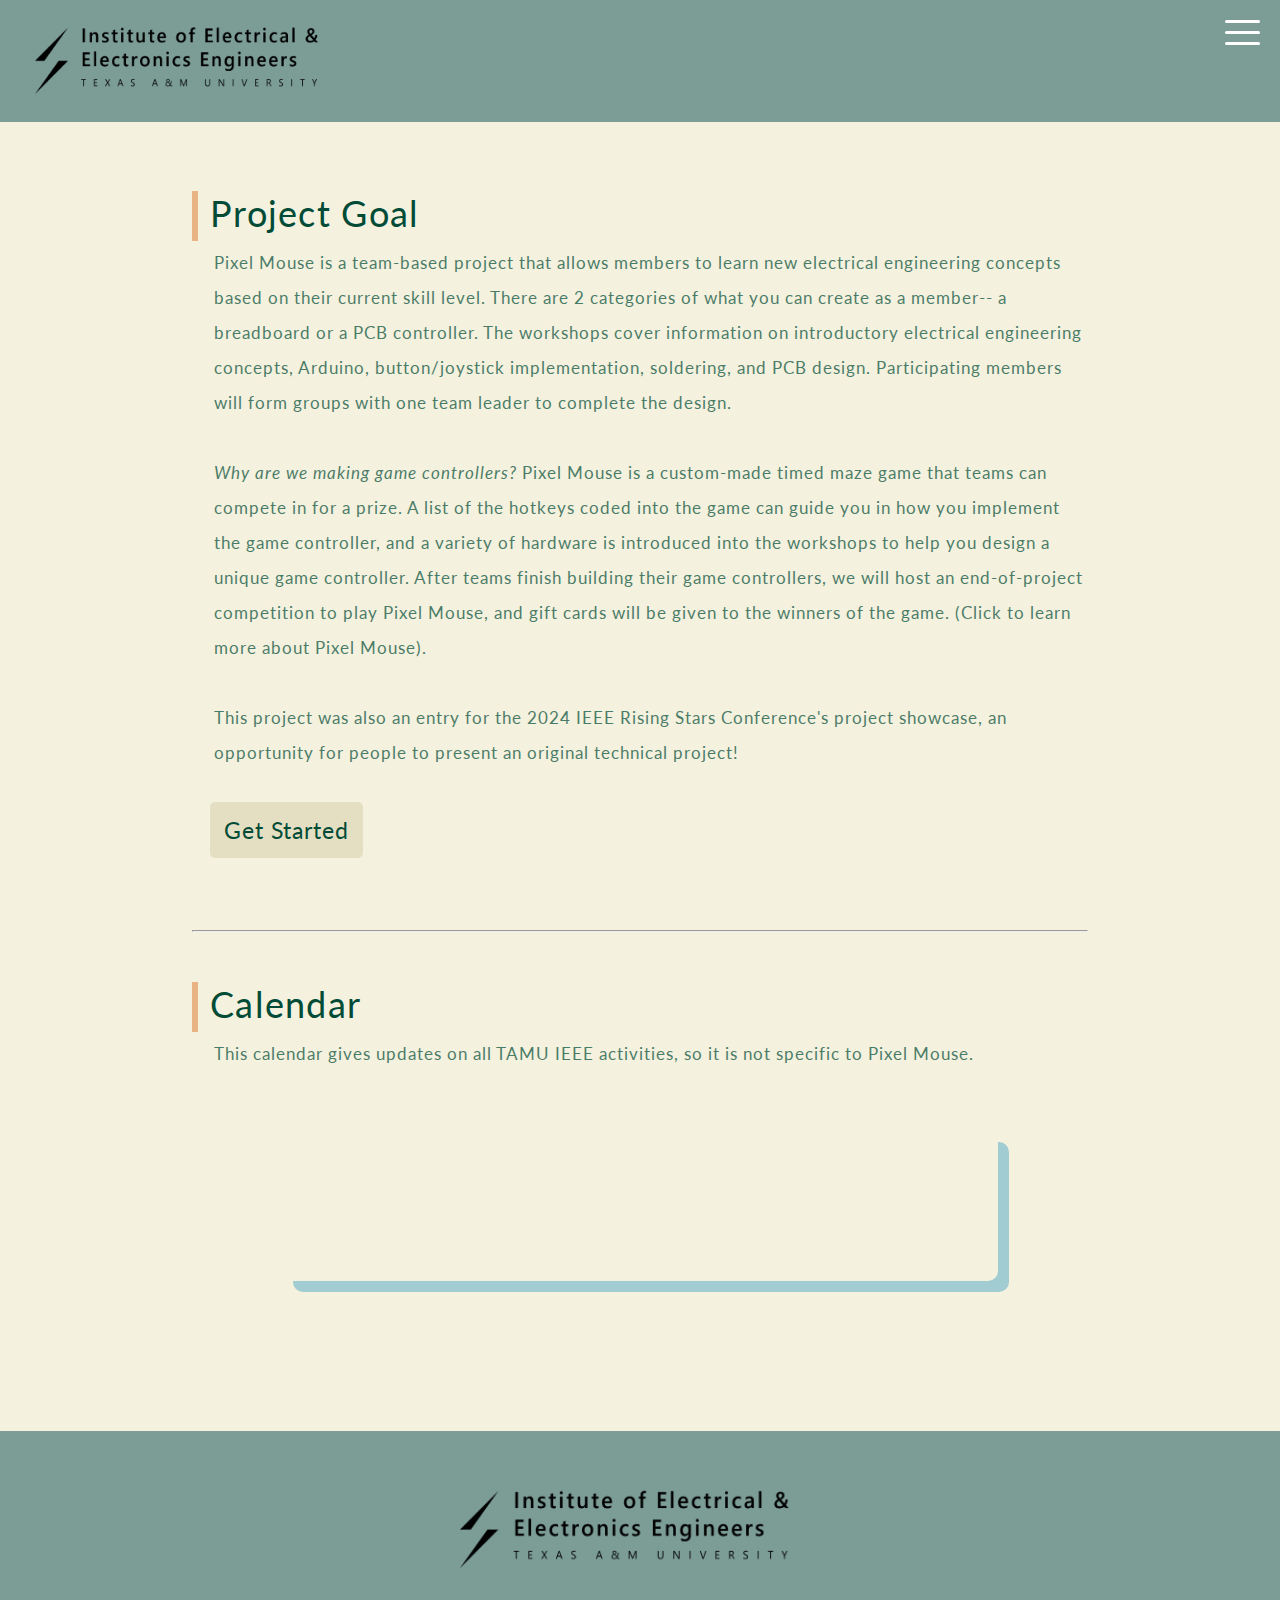
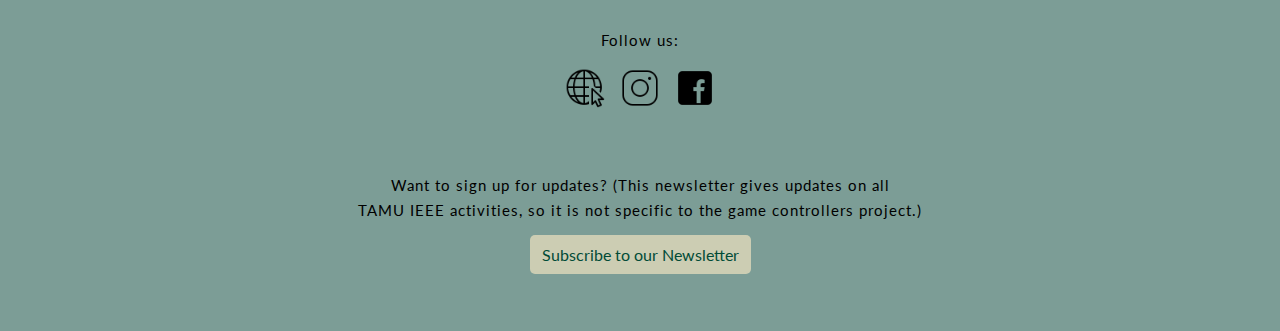
<file: index.html>
<!DOCTYPE html>
<html>
<head>
    <title>Home | Pixel Mouse</title>
    <link rel="preconnect" href="https://fonts.googleapis.com">
    <link rel="preconnect" href="https://fonts.gstatic.com" crossorigin>
    <link href="https://fonts.googleapis.com/css2?family=Lato&family=Roboto:wght@100&display=swap" rel="stylesheet">
    <link rel="stylesheet" href="lectures-style.css">
    <script defer src="script.js"></script>
    <link rel="icon" href="images/game-controller.png" type="image/x-icon">
</head>
<body>
    <!--navigation bar-->
    <nav class="navigation-bar">
        <a href="https://ieee-tamu.org"><img class="ieee-image" src="images/title-logo.png"></a>
        <a href="#" class="hambuger">
            <span class="bar"></span>
            <span class="bar"></span>
            <span class="bar"></span>
        </a>
        <div class="navigation-links">
            <ul>
                <li class="test"><a href="index.html"><img src="images/home.png">Home</a></li>
                <li><a href="getting-started.html"><img src="images/shuttle.png">Getting Started</a></li>
                <li><a href="workshops.html"><img src="images/page.png">Workshops</a></li>
                <li><a href="pixel-mouse.html"><img src="images/game-controller.png">Pixel Mouse</a></li>
                <li><a href="teams.html"><img src="images/team.png">Teams</a></li>
            </ul>
        </div>
    </nav>
    
    <!--center everything within % of the screen-->
    <div class="column-mid">&nbsp;

        <!--semester goal-->
        <div class="lecture-container">
            <div class="header-text">
                <div class="orange-bar"></div>
                <div class="header">
                    <p class="lectures-header">Project Goal</p>
                    <p class="header-desc">
                        Pixel Mouse is a team-based project that allows
                        members to learn new electrical engineering concepts based on their current skill level.
                        There are 2 categories of what you can create as a member--
                        a breadboard or a PCB controller.
                        The workshops cover information on introductory electrical engineering concepts, Arduino,
                        button/joystick implementation, soldering, and PCB design. Participating members will
                        form groups with one team leader to complete the design.

                        <br><br>
                        <em>Why are we making game controllers?</em> Pixel Mouse
                        is a custom-made timed maze game that teams can compete in for a prize.
                        A list of the hotkeys coded into the game can guide you in
                        how you implement the game controller, and a variety of hardware is
                        introduced into the workshops to help you design a unique game controller. After
                        teams finish building their game controllers, we will host an end-of-project competition
                        to play Pixel Mouse, and gift cards will be given to the winners of the game.
                        <a class="learn-more" href="pixel-mouse.html">(Click to learn more about Pixel Mouse).</a>
                        
                        <br><br>
                        This project was also an entry for the 2024 IEEE Rising Stars
                        Conference's project showcase, an opportunity for people
                        to present an original technical project!
                    </p>
                    <a class="get-started-button" href="getting-started.html">Get Started</a>
                </div>
            </div>
        </div>
        <hr>

        <!--calendar-->
        <div class="calendar">
            <div class="lecture-container">
                <div class="header-text">
                    <div class="orange-bar"></div>
                    <div class="header">
                        <p class="lectures-header">Calendar</p>
                        <p class="header-desc">
                            This calendar gives updates on all
                            TAMU IEEE activities, so it is not specific to Pixel Mouse.
                        </p>
                    </div>
                </div>
            </div>
            <iframe src="https://embed.styledcalendar.com/#AZvS47iF2WyjU63p20Sq" title="Styled Calendar" class="styled-calendar-container" data-cy="calendar-embed-iframe"></iframe>
            <!-- <div class="calendar-div">
                <iframe src="https://embed.styledcalendar.com/#AZvS47iF2WyjU63p20Sq" title="Styled Calendar" class="styled-calendar-container" data-cy="calendar-embed-iframe"></iframe>
                <div class="upcoming-events">
                    <p class="upcoming-title">Upcoming events</p>
                    <div class="one-event">
                        <p class="event-info">Thursday, September 14th 7:00 PM @ WEB 232</p>
                        <p class="event-desc">Game Controllers Project and Pixel Mouse Introduction</p>
                    </div>
                    <div class="one-event">
                        <p class="event-info">TBD</p>
                        <p class="event-desc">LED/breadboarding Workshop</p>
                    </div>
                </div>
            </div> -->
        </div>
    </div>

    <!-- footer -->
    <div class="footer">
        <div>
            <img class="ieee-image-footer" src="images/title-logo.png">
        </div>
        <div class="follow-us">
            <p class="form-desc">Follow us:</p>
            <div class="link-img">
                <a href="https://ieee-tamu.org/" target="_blank"><img src="images/website-icon.png"></a>
                <a href="https://www.instagram.com/ieee_tamu" target="_blank"><img src="images/instagram-icon.png"></a>
                <a href="https://www.facebook.com/ieeetamu/" target="_blank"><img src="images/facebook-icon.png"></a>
            </div>
        </div>
        <div class="last-info">
            <p class="form-desc">
                Want to sign up for updates? (This newsletter gives updates on all<br>
                TAMU IEEE activities, so it is not specific to the game controllers project.)
            </p>
            <button class="newsletter-button"><a  href="https://ieee-tamu.org/join-now" target="_blank">Subscribe to our Newsletter</a></button>
            <!-- <form class="newsletter-form" action="process-subscription.php" method="post">
                <input type="email" name="email" placeholder="Enter email..." required>
                <button type="submit">Subscribe</button>
            </form> -->
        </div>
        
    </div>
    <script async type="module" src="https://embed.styledcalendar.com/assets/parent-window.js"></script>

    
</body>
</file>
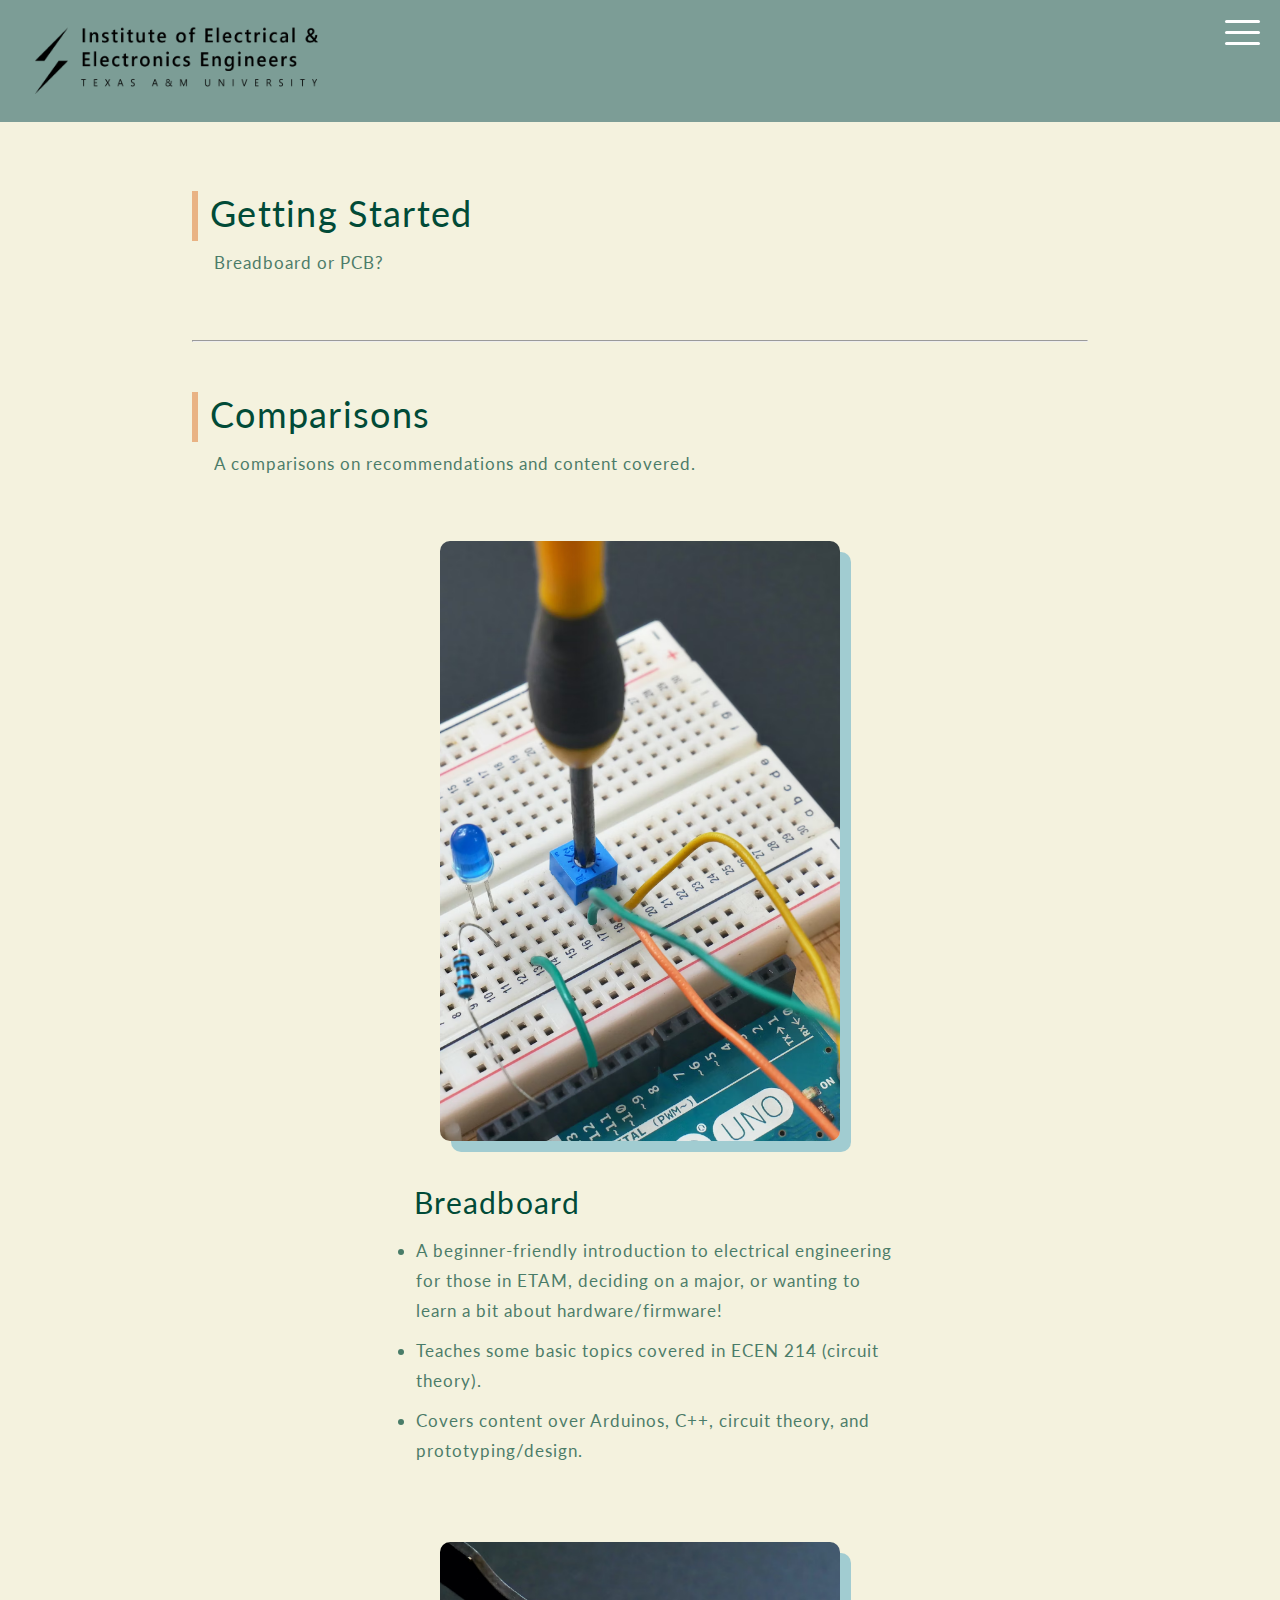
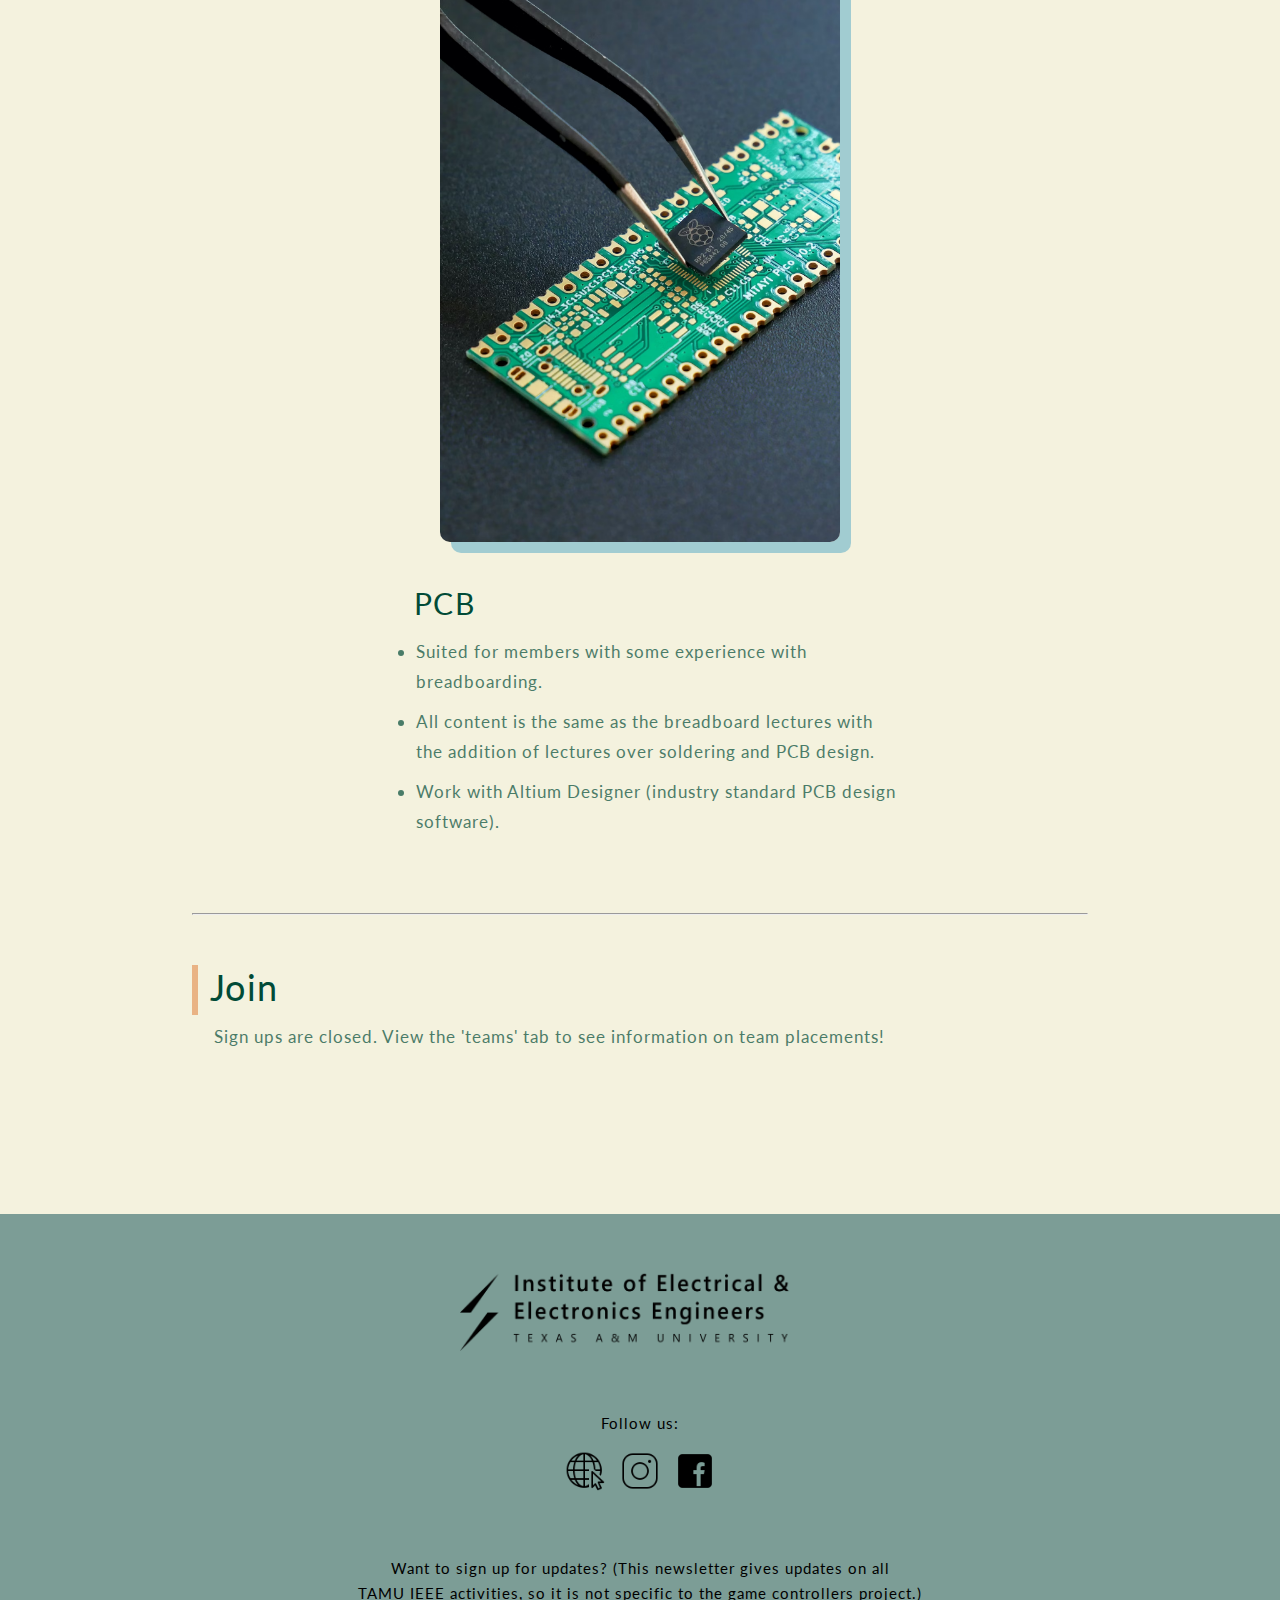
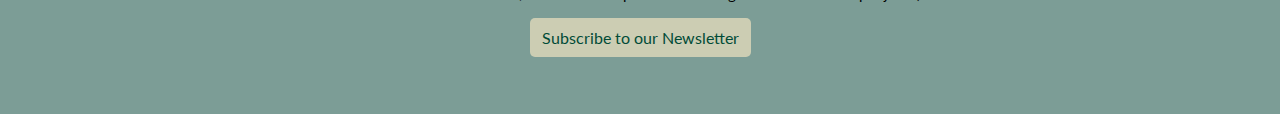
<file: getting-started.html>
<!DOCTYPE html>
<html>
<head>
    <title>Getting Started | Pixel Mouse</title>
    <link rel="preconnect" href="https://fonts.googleapis.com">
    <link rel="preconnect" href="https://fonts.gstatic.com" crossorigin>
    <link href="https://fonts.googleapis.com/css2?family=Lato&family=Roboto:wght@100&display=swap" rel="stylesheet">
    <link rel="stylesheet" href="lectures-style.css">
    <script defer src="script.js"></script>
    <link rel="icon" href="images/game-controller.png" type="image/x-icon">
</head>
<body>
    <!--navigation bar-->
    <nav class="navigation-bar">
        <a href="https://ieee-tamu.org"><img class="ieee-image" src="images/title-logo.png"></a>
        <a href="#" class="hambuger">
            <span class="bar"></span>
            <span class="bar"></span>
            <span class="bar"></span>
        </a>
        <div class="navigation-links">
            <ul>
                <li class="test"><a href="index.html"><img src="images/home.png">Home</a></li>
                <li><a href="getting-started.html"><img src="images/shuttle.png">Getting Started</a></li>
                <li><a href="workshops.html"><img src="images/page.png">Workshops</a></li>
                <li><a href="pixel-mouse.html"><img src="images/game-controller.png">Pixel Mouse</a></li>
                <li><a href="teams.html"><img src="images/team.png">Teams</a></li>
            </ul>
        </div>
    </nav>
    
    <!--center everything within % of the screen-->
    <div class="column-mid">&nbsp;
        <!--header-->
        <div class="lecture-container">
            <div class="header-text">
                <div class="orange-bar"></div>
                <div class="header">
                    <p class="lectures-header">Getting Started</p>
                    <p class="header-desc">
                        Breadboard or PCB?
                    </p>
                </div>
            </div>
        </div>
        <hr>

        <!--comparisons-->
        <div class="lecture-container">
            <div class="header-text">
                <div class="orange-bar"></div>
                <div class="header">
                    <p class="lectures-header">Comparisons</p>
                    <p class="header-desc">
                        A comparisons on recommendations and content covered.
                    </p>
                </div>
            </div>
        </div>
        <div class="both-comparisons">
            <div class="comparison" id="comp-1">
                <div>
                    <img class="comparison-image" id="img-1" src="images/breadboard.png">
                </div>
                <div class="comparison-points">
                    <div class="comparison-title">
                        Breadboard
                    </div>
                    <ul>
                        <li>
                            A beginner-friendly introduction to electrical engineering
                            for those in ETAM, deciding on a major, or wanting to learn a bit about hardware/firmware!
                        </li>
                        <li>Teaches some basic topics covered in ECEN 214 (circuit theory).</li>
                        <li>Covers content over Arduinos, C++, circuit theory, and prototyping/design.</li>
                    </ul>
                </div>
            </div>
            <div class="comparison" id="comp-2">
                <div>
                    <img class="comparison-image" id="img-2" src="images/pcb-compare.png">
                </div>
                <div class="comparison-points">
                    <div class="comparison-title">
                        PCB
                    </div>
                    <ul>
                        <li>
                            Suited for members with some experience with breadboarding.
                        </li>
                        <li>
                            All content is the same as the breadboard lectures with the addition of
                            lectures over soldering and PCB design.
                        </li>
                        <li>
                            Work with Altium Designer (industry standard PCB design software).
                        </li>
                    </ul>
                </div>
            </div>
        </div>
        <hr>
        <!--member-->
        <div class="lecture-container">
            <div class="header-text">
                <div class="orange-bar"></div>
                <div class="header">
                    <p class="lectures-header">Join</p>
                    <p class="header-desc">
                        Sign ups are closed. View the 'teams' tab to see
                        information on team placements!
                    </p>
                </div>
            </div>
        </div>
        <!--member-->
        <!-- <div class="lecture-container">
            <div class="header-text">
                <div class="orange-bar"></div>
                <div class="header">
                    <p class="lectures-header">Want to be a member?</p>
                    <p class="header-desc">
                        As a member, you will be assigned to a team leader to create either a 
                        breadboard or PCB controller. If you just want to
                        make a game controller, you don't need to commit to participating in
                        the Pixel Mouse competition (there is an option to opt out);
                        a decision can be made by consulting your team (for example, one person from your team
                        can join even if others don't want to).
                        <br><br>
                        You can access the form link here:
                        <a class="learn-more" target="_blank" href="https://forms.gle/x2gwAJ1WGmcXcPop8">https://forms.gle/x2gwAJ1WGmcXcPop8</a>
                    </p>
                    <iframe src="https://docs.google.com/forms/d/e/1FAIpQLSe79hNX74ZDZ9jyRD-OD3r0oHuwgWgmq4VrGq1snD_hWUr9lA/viewform?embedded=true" width="600" height="580" frameborder="0" marginheight="0" marginwidth="0">Loading…</iframe>
                </div>
            </div>
        </div>
        <hr> -->

        <!--team lead-->
        <!-- <div class="lecture-container">
            <div class="header-text">
                <div class="orange-bar"></div>
                <div class="header">
                    <p class="lectures-header">Want to be a team leader?</p>
                    <p class="header-desc">
                        As a team leader, your role will be to lead a team of 4-5 members to collaborately
                        create either a breadboard or a PCB controller. Lectures are taught by one main member
                        who will talk through PowerPoint slides. However, it is challenging to follow along with
                        a lecture without hands-on experience. Team leaders will also demonstrate the topics
                        taught in lecture by implementing the hardware/software shown in lectures.
                        If you do not want to participate in the Pixel Mouse competition.
                        <br><br>
                        You can access the form link here:
                        <a class="learn-more" target="_blank" href="https://forms.gle/8eWVmGSKuMWVzUXQ7">https://forms.gle/8eWVmGSKuMWVzUXQ7</a>
                    </p>
                    <iframe class="form" src="https://docs.google.com/forms/d/e/1FAIpQLSfLaI4AVhYtFYy9XgJTXRhfLNd6Jed3wqMMS3guzQG1pzxQ9g/viewform?embedded=true" width="600" height="580" frameborder="0" marginheight="0" marginwidth="0">Loading…</iframe>
                </div>
            </div>
        </div>
        <hr> -->

        <!--workshop host-->
        <!-- <div class="lecture-container">
            <div class="header-text">
                <div class="orange-bar"></div>
                <div class="header">
                    <p class="lectures-header">Want to be a workshop host?</p>
                    <p class="header-desc">
                        Holding the game controllers workshops will be structured with one workshop host talking
                        through lecture slides, and multiple team leads who will physically demonstrate what is
                        going on in lecture are assigned with members. Workshop slides are written, however you
                        are able to add information. You are still able to participate in making
                        a game controller as a member or a team lead. If you are hosting a lecture, a
                        TEC officer will temporary fill your position as a team lead during that workshop.
                        <br><br>
                        You can access the form link here:
                        <a class="learn-more" target="_blank" href="https://forms.gle/ba3qsu8CGbutma5X7">https://forms.gle/ba3qsu8CGbutma5X7</a>
                    </p>
                    <iframe src="https://docs.google.com/forms/d/e/1FAIpQLSfgjTV4xo3No3DDTM1_7ZMQS52sDfifcDHaujPFQyVdE-daew/viewform?embedded=true" width="600" height="580" frameborder="0" marginheight="0" marginwidth="0">Loading…</iframe>
                </div>
            </div>
        </div> -->
    </div>
</div>
    <!-- footer -->
    <div class="footer">
        <div>
            <img class="ieee-image-footer" src="images/title-logo.png">
        </div>
        <div class="follow-us">
            <p class="form-desc">Follow us:</p>
            <div class="link-img">
                <a href="https://ieee-tamu.org/" target="_blank"><img src="images/website-icon.png"></a>
                <a href="https://www.instagram.com/ieee_tamu" target="_blank"><img src="images/instagram-icon.png"></a>
                <a href="https://www.facebook.com/ieeetamu/" target="_blank"><img src="images/facebook-icon.png"></a>
            </div>
        </div>
        <div  class="last-info">
            <p class="form-desc">
                Want to sign up for updates? (This newsletter gives updates on all<br>
                TAMU IEEE activities, so it is not specific to the game controllers project.)
            </p>
            <button class="newsletter-button"><a  href="https://ieee-tamu.org/join-now" target="_blank">Subscribe to our Newsletter</a></button>
        </div>
    </div>
</body>
</file>
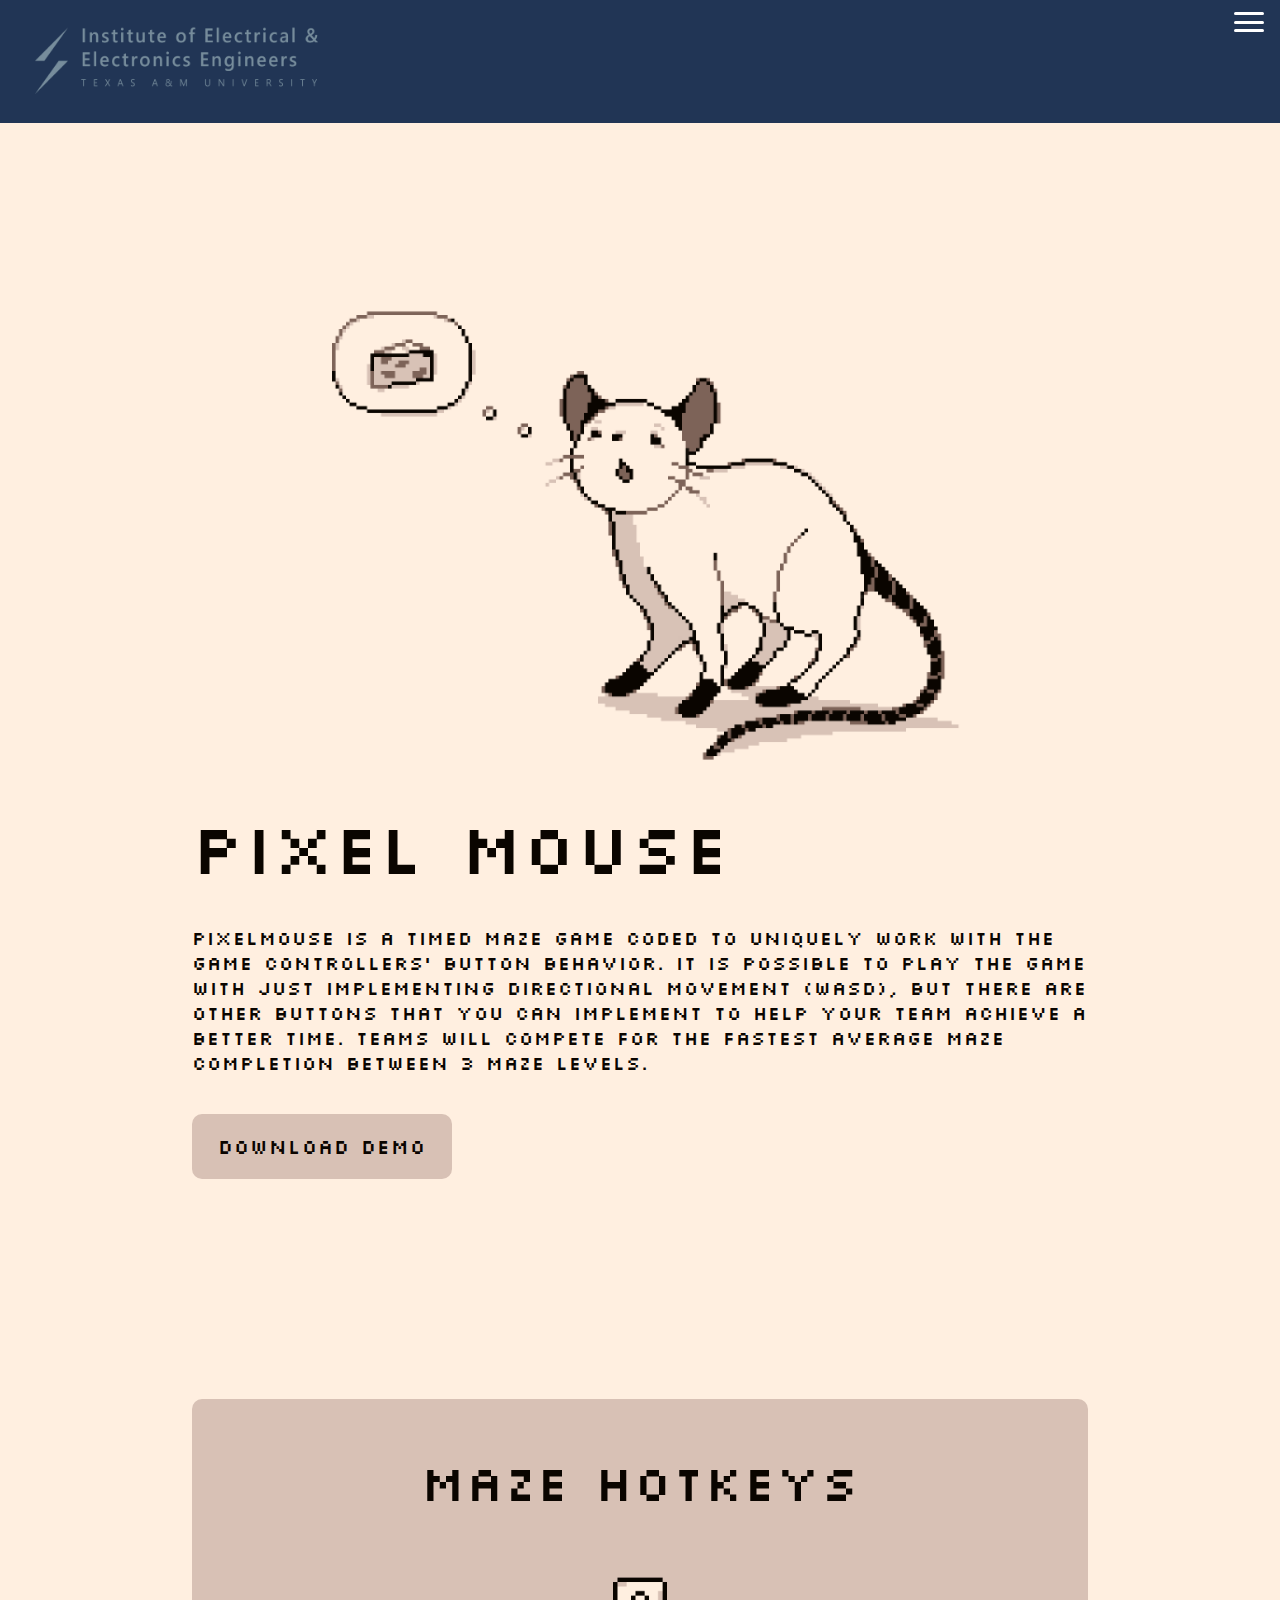
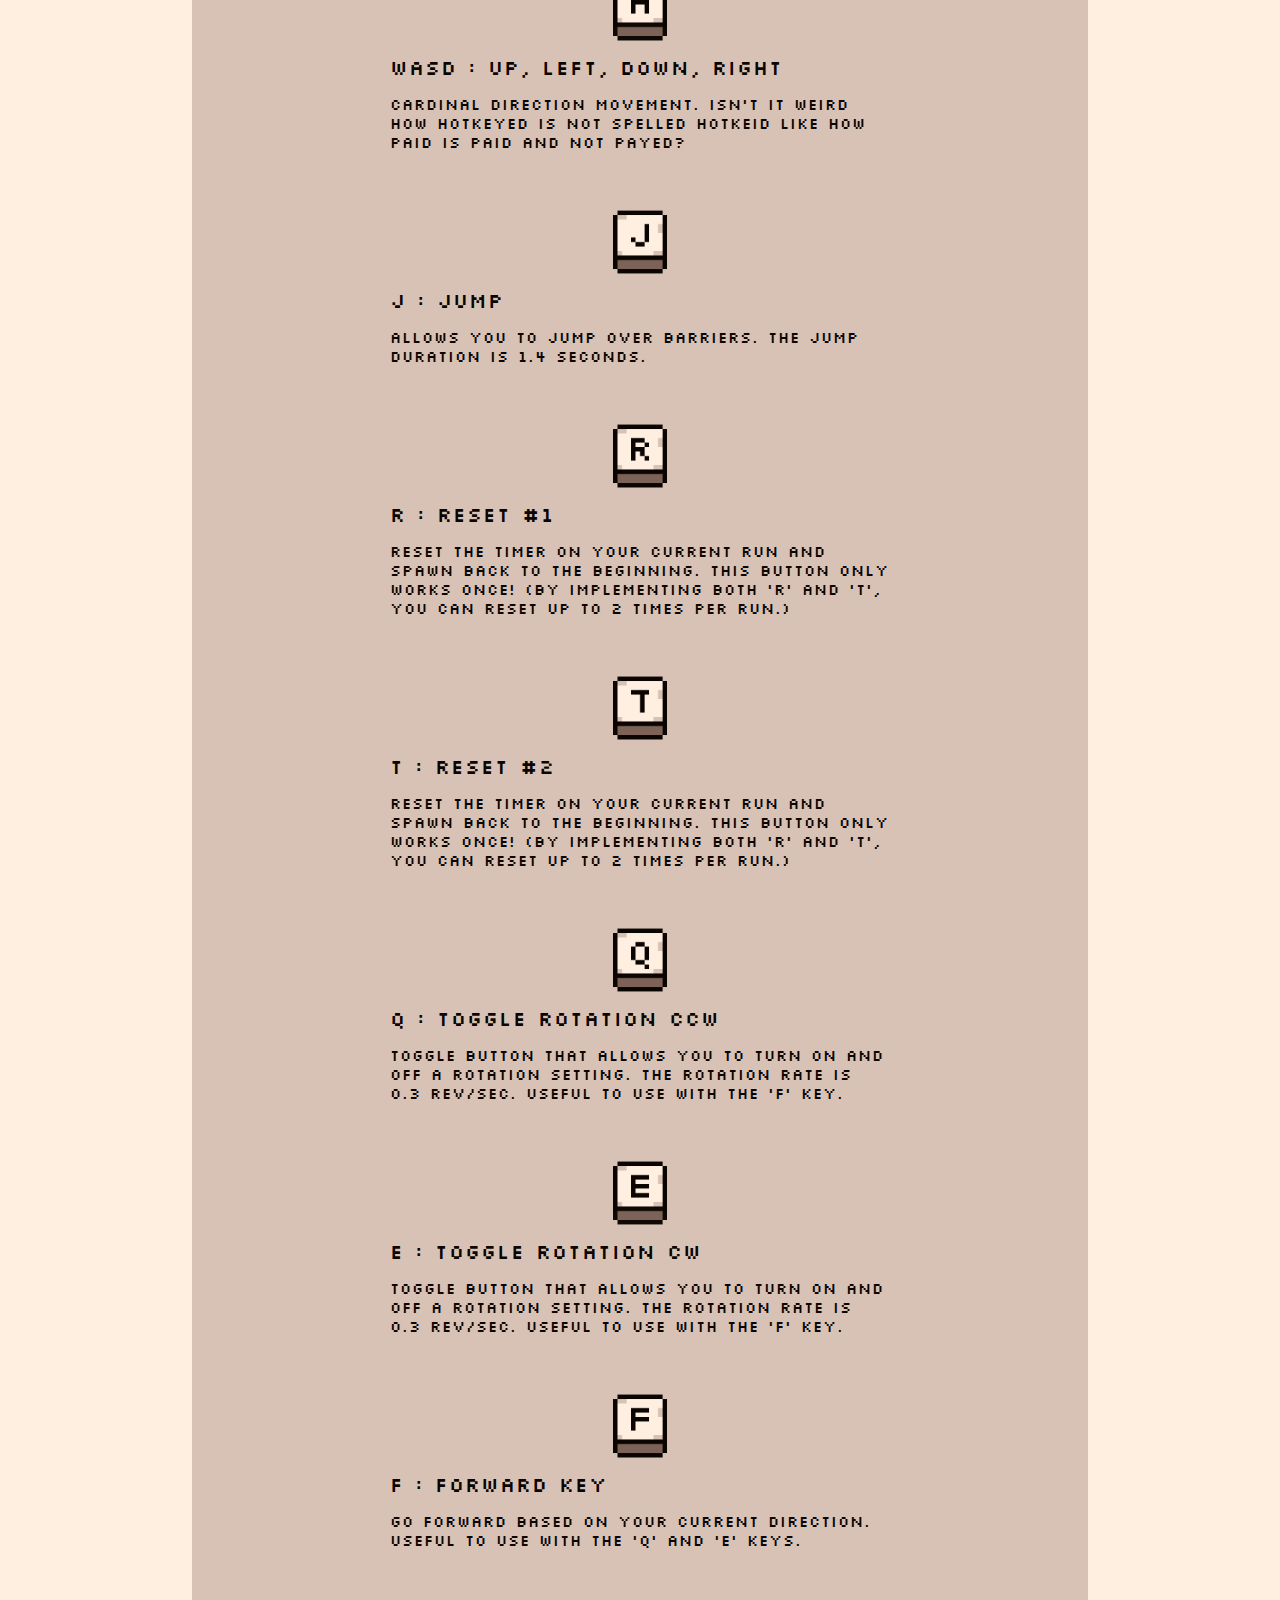
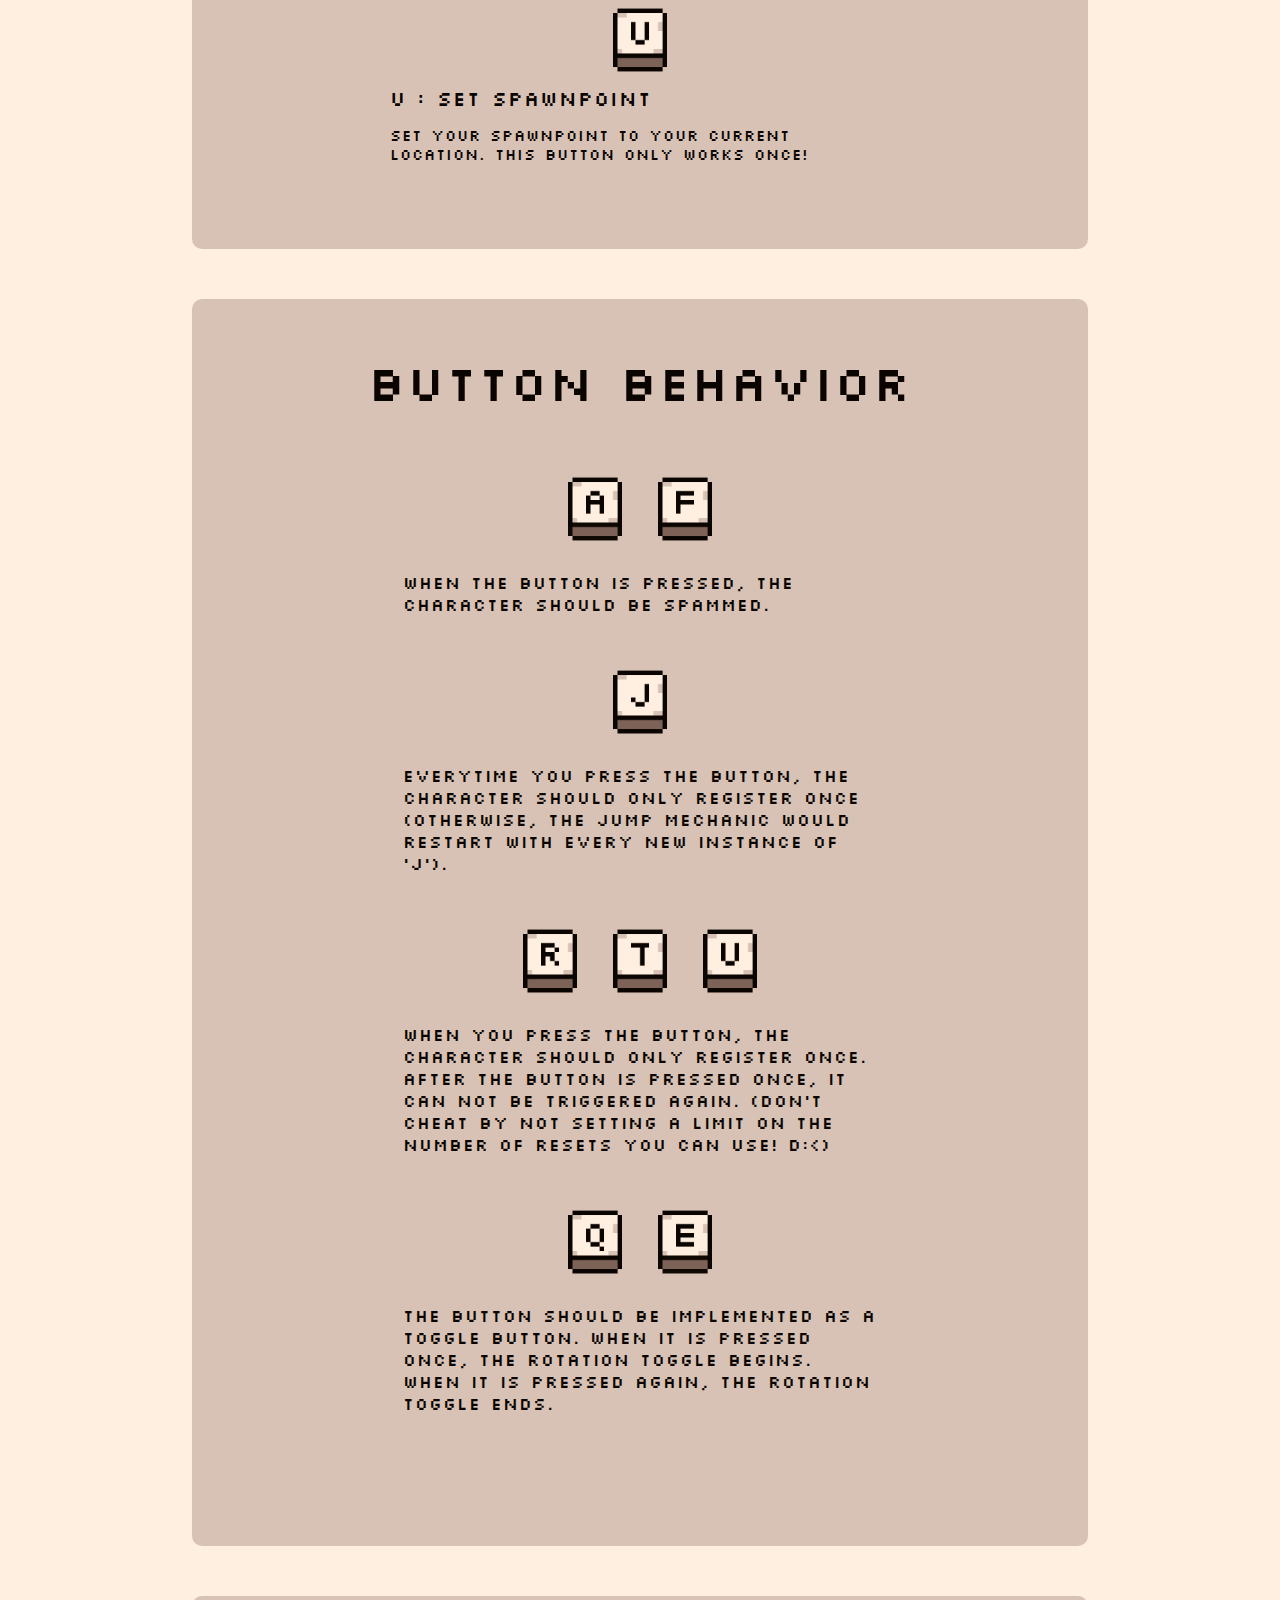
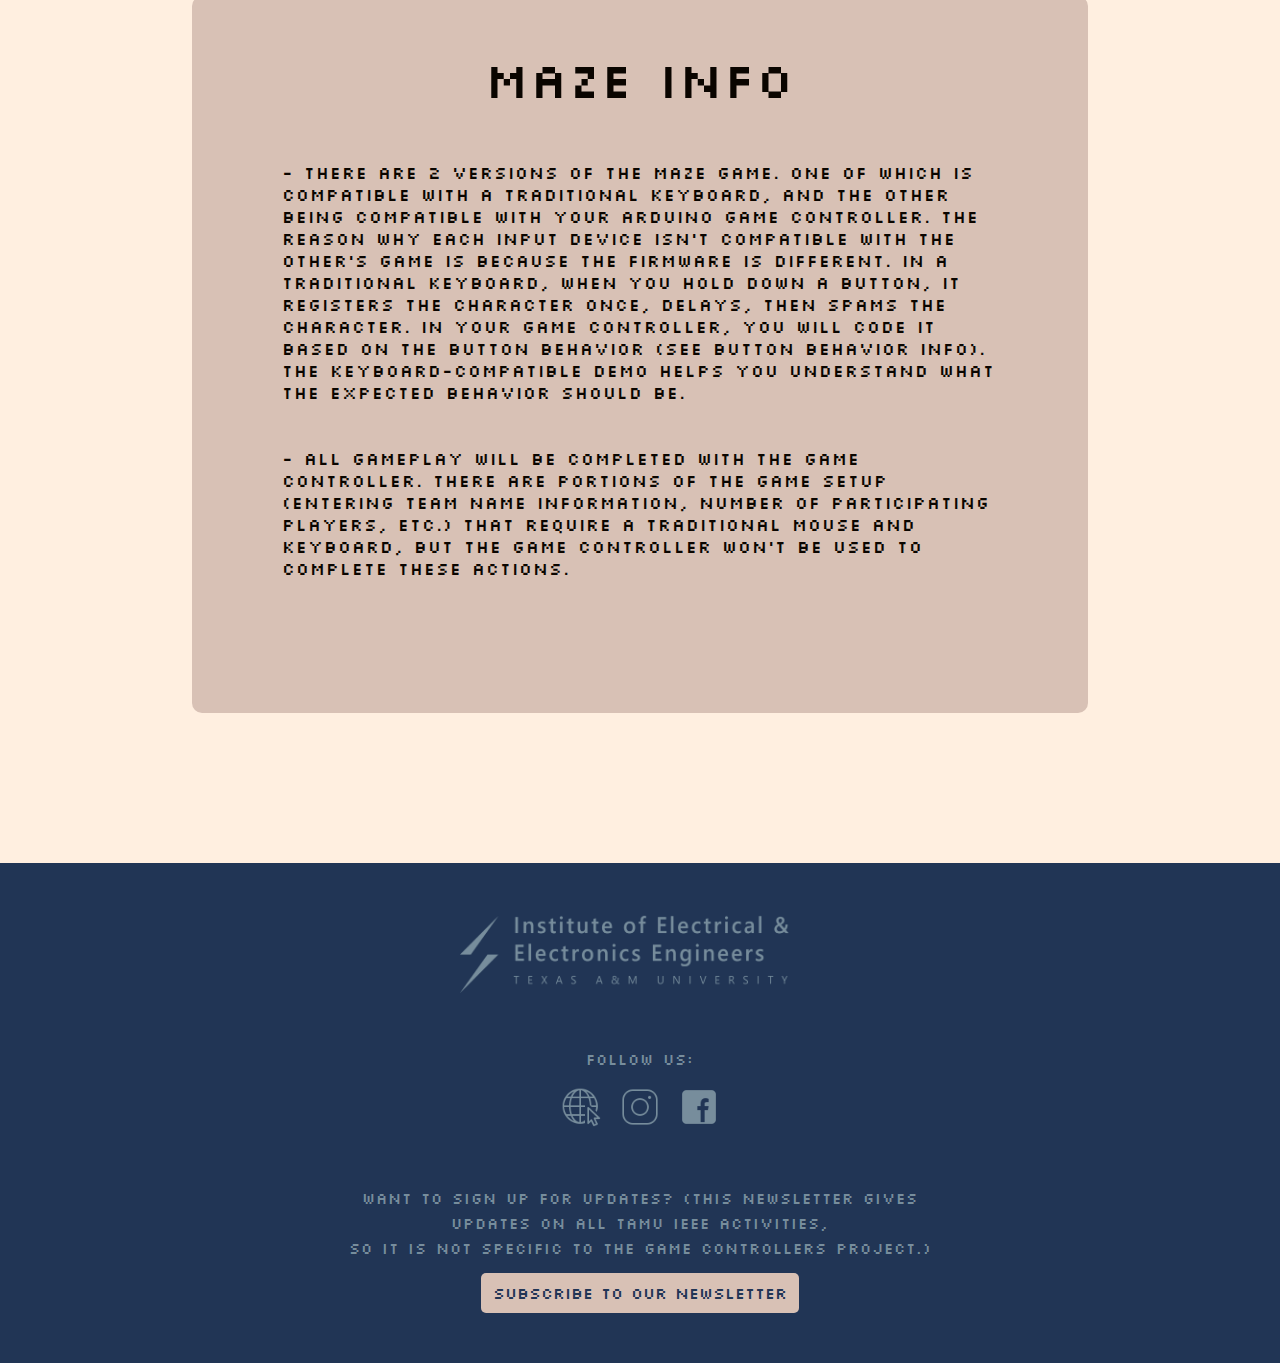
<file: pixel-mouse.html>
<!DOCTYPE html>
<html>
<head>
    <title>Pixel Mouse | TAMU IEEE Game Controllers</title>
    <link rel="preconnect" href="https://fonts.googleapis.com">
    <link rel="preconnect" href="https://fonts.gstatic.com" crossorigin>
    <link href="https://fonts.googleapis.com/css2?family=Silkscreen&display=swap" rel="stylesheet">
    <link rel="stylesheet" href="lectures-style.css">
    <link rel="stylesheet" href="styles-mouse.css">
    <script defer src="script.js"></script>
    <link rel="icon" href="images/game-controller.png" type="image/x-icon">
</head>
<body>
    <!--navigation bar-->
    <nav class="navigation-bar">
        <a href="https://ieee-tamu.org"><img class="ieee-image" src="images/title-logo-blue.png"></a>
        <a href="#" class="hambuger">
            <span class="bar"></span>
            <span class="bar"></span>
            <span class="bar"></span>
        </a>
        <div class="navigation-links">
            <ul>
                <li class="test"><a href="index.html">Home</a></li>
                <li><a href="getting-started.html">Getting Started</a></li>
                <li><a href="workshops.html">Workshops</a></li>
                <li><a href="pixel-mouse.html">Pixel Mouse</a></li>
                <li><a href="teams.html">Teams</a></li>
            </ul>
        </div>
    </nav>

    <!--intro to pixel mouse-->
    <div class="mouse-main">
        <div class="mouse-text">
            <p class="mouse-text-title">PIXEL MOUSE</p>
            <p class="mouse-text-desc">
                Pixelmouse is a timed maze game coded to uniquely work with the game controllers'
                button behavior.
                It is possible to play the game with just implementing directional movement (WASD),
                but there are other buttons that you can implement to help your team achieve a better time.
                Teams will compete for the fastest average maze completion between 3 maze levels.
            </p>
            <a class="mouse-text-button" target="_blank" href="https://drive.google.com/drive/folders/1ZfcTPopa_GqLqVcBo-Qy3-dzw8I8M9-U?usp=sharing">Download Demo</a>
        </div>
        <div>
            <img class="mouse-image" src="images/pixelMouseLarge.png">
        </div>
    </div>


    <!--center everything within % of the screen-->
    <div class="column-mid">&nbsp;
        <nav class="pixel-navigation-bar">
            <div class="pixel-navigation-links">
                <ul>
                    <li class="hidden-nav">Maze Hotkeys</li>
                    <li class="hidden-nav">Button Behavior</li>
                    <li class="hidden-nav">Maze Info</li>
                </ul>
            </div>
        </nav>
        <!--controls-->
        <div class="pixel-container">
            <p class="pixel-title">Maze Hotkeys</p>
            <div class="row-hotkeys">
                <div class="one-hotkey">
                    <img class="hotkey-img" src="images/a-key.png">
                    <div class="hotkey-text">
                        <p class="hotkey-title">WASD : UP, LEFT, DOWN, RIGHT</p>
                        <p class="hotkey-desc">
                            Cardinal direction movement. Isn't it weird how hotkeyed is 
                            not spelled hotkeid like how paid is paid and not payed?
                        </p>
                    </div>
                </div>
                <div class="one-hotkey">
                    <img class="hotkey-img" src="images/j-key.png">
                    <div class="hotkey-text">
                        <p class="hotkey-title">J : JUMP</p>
                        <p class="hotkey-desc">
                            Allows you to jump over barriers.
                            The jump duration is 1.4 seconds.
                        </p>
                    </div>
                </div>
            </div>
            <div class="row-hotkeys">
                <div class="one-hotkey">
                    <img class="hotkey-img" src="images/r-key.png">
                    <div class="hotkey-text">
                        <p class="hotkey-title">R : RESET #1</p>
                        <p class="hotkey-desc">
                            Reset the timer on your current run and spawn back
                            to the beginning. This button only works once!
                            (By implementing both 'R' and 'T', you can reset
                            up to 2 times per run.)
                        </p>
                    </div>
                </div>
                <div class="one-hotkey">
                    <img class="hotkey-img" src="images/t-key.png">
                    <div class="hotkey-text">
                        <p class="hotkey-title">T : RESET #2</p>
                        <p class="hotkey-desc">
                            Reset the timer on your current run and spawn back
                            to the beginning. This button only works once!
                            (By implementing both 'R' and 'T', you can reset
                            up to 2 times per run.)
                        </p>
                    </div>
                </div>
                
            </div>
            <div class="row-hotkeys">
                <div class="one-hotkey">
                    <img class="hotkey-img" src="images/q-key.png">
                    <div class="hotkey-text">
                        <p class="hotkey-title">Q : TOGGLE ROTATION CCW</p>
                        <p class="hotkey-desc">
                            Toggle button that allows you to turn on and off
                            a rotation setting. The rotation rate is 0.3 rev/sec.
                            Useful to use with the 'F' key.
                        </p>
                    </div>
                </div>
                <div class="one-hotkey">
                    <img class="hotkey-img" src="images/e-key.png">
                    <div class="hotkey-text">
                        <p class="hotkey-title">E : TOGGLE ROTATION CW</p>
                        <p class="hotkey-desc">
                            Toggle button that allows you to turn on and off
                            a rotation setting. The rotation rate is 0.3 rev/sec.
                            Useful to use with the 'F' key.
                        </p>
                    </div>
                </div>
            </div>
            <div class="row-hotkeys">
                <div class="one-hotkey">
                    <img class="hotkey-img" src="images/f-key.png">
                    <div class="hotkey-text">
                        <p class="hotkey-title">F : FORWARD KEY</p>
                        <p class="hotkey-desc">
                            Go forward based on your current direction.
                            Useful to use with the 'Q' and 'E' keys.
                        </p>
                    </div>
                </div>
                <div class="one-hotkey">
                    <img class="hotkey-img" src="images/u-key.png">
                    <div class="hotkey-text">
                        <p class="hotkey-title">U : SET SPAWNPOINT</p>
                        <p class="hotkey-desc">
                            Set your spawnpoint to your current location.
                            This button only works once!
                        </p>
                    </div>
                </div>
            </div>
            
            
        </div>
        
        <!--maze levels-->
        <div class="pixel-container">
            <p class="pixel-title">Button Behavior</p>
            <div class="button-behavior-container">
                <div class="button-behavior-img">
                    <img class="hotkey-img" src="images/a-key.png">
                    <img class="hotkey-img" src="images/f-key.png">
                </div>
                <p>When the button is pressed, the character should be spammed.</p>
            </div>
            <div class="button-behavior-container">
                <div class="button-behavior-img">
                    <img class="hotkey-img" src="images/j-key.png">
                </div>
                <p>
                    Everytime you press the button, the character should only register once
                    (Otherwise, the jump mechanic would restart with every new instance of 'J').
                </p>
            </div>
            <div class="button-behavior-container">
                <div class="button-behavior-img">
                    <img class="hotkey-img" src="images/r-key.png">
                    <img class="hotkey-img" src="images/t-key.png">
                    <img class="hotkey-img" src="images/u-key.png">
                </div>
                <p>
                    When you press the button, the character should only register once.
                    After the button is pressed once, it can not be triggered again.
                    (Don't cheat by not setting a limit on the number of resets you can use! D:<)
                </p>
            </div>
            <div class="button-behavior-container">
                <div class="button-behavior-img">
                    <img class="hotkey-img" src="images/q-key.png">
                    <img class="hotkey-img" src="images/e-key.png">
                </div>
                <p>
                    The button should be implemented as a toggle button. When it is pressed once, the
                    rotation toggle begins. When it is pressed again, the rotation toggle ends.
                </p>
            </div>
            <div class="white-space">&nbsp;</div>

        </div>

        <!--maze info-->
        <div class="pixel-container">
            <p class="pixel-title">Maze Info</p>
            <p class="pixel-desc">
                - There are 2 versions of the maze game. One of which is compatible with a traditional keyboard,
                and the other being compatible with your arduino game controller. The reason why each
                input device isn't compatible with the other's game is because the firmware is different.
                In a traditional keyboard, when you hold down a button, it registers the character once, delays,
                then spams the character. In your game controller, you will code it based on the button behavior
                (see button behavior info). The keyboard-compatible demo helps you understand what the expected behavior should be.
                <br><br><br>
                - All gameplay will be completed with the game controller. There are portions of the game setup
                (entering team name information, number of participating players, etc.) that require
                a traditional mouse and keyboard, but the game controller won't be used to complete these actions. <br><br><br>

            </p>

            <div class="white-space">&nbsp;</div>   
        </div>
    </div> <!--end of mid col div-->

    <!-- footer -->
    <div class="footer">
        <div>
            <img class="ieee-image-footer" src="images/title-logo-blue.png">
        </div>
        <div class="follow-us">
            <p class="form-desc">Follow us:</p>
            <div class="link-img">
                <a href="https://ieee-tamu.org/" target="_blank"><img src="images/website-icon-blue.png"></a>
                <a href="https://www.instagram.com/ieee_tamu" target="_blank"><img src="images/instagram-icon-blue.png"></a>
                <a href="https://www.facebook.com/ieeetamu/" target="_blank"><img src="images/facebook-icon-blue.png"></a>
            </div>
        </div>
        <div class="last-info">
            <p class="form-desc">
                Want to sign up for updates? (This newsletter gives<br>updates on all
                TAMU IEEE activities,<br>so it is not specific to the game controllers project.)
            </p>
            <button class="newsletter-button"><a  href="https://ieee-tamu.org/join-now" target="_blank">Subscribe to our Newsletter</a></button>
        </div>
        
    </div>
</body>
</file>
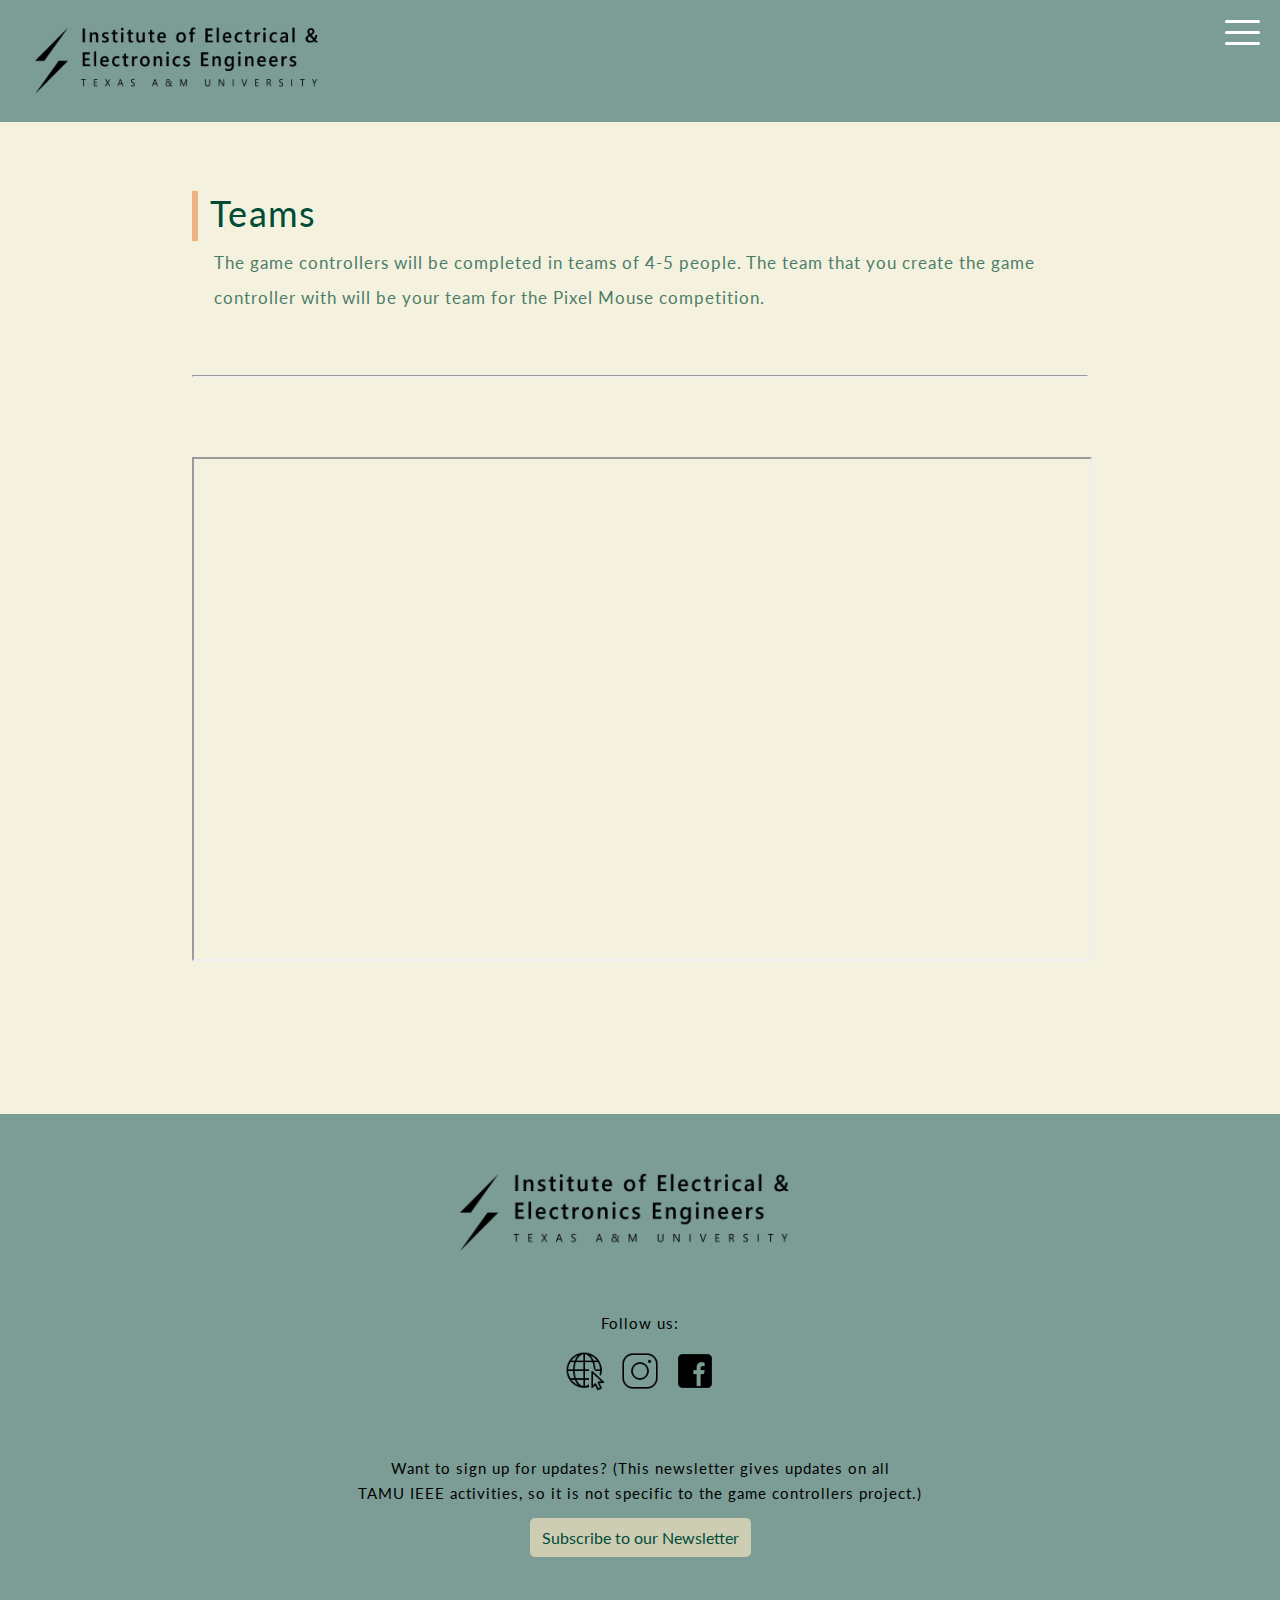
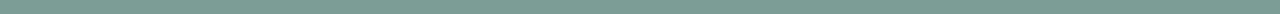
<file: teams.html>
<!DOCTYPE html>
<html>
<head>
    <title>Teams | Pixel Mouse</title>
    <link rel="preconnect" href="https://fonts.googleapis.com">
    <link rel="preconnect" href="https://fonts.gstatic.com" crossorigin>
    <link href="https://fonts.googleapis.com/css2?family=Lato&family=Roboto:wght@100&display=swap" rel="stylesheet">
    <link rel="stylesheet" href="lectures-style.css">
    <script defer src="script.js"></script>
    <link rel="icon" href="images/game-controller.png" type="image/x-icon">
</head>
<body>
    <!--navigation bar-->
    <nav class="navigation-bar">
        <a href="https://ieee-tamu.org"><img class="ieee-image" src="images/title-logo.png"></a>
        <a href="#" class="hambuger">
            <span class="bar"></span>
            <span class="bar"></span>
            <span class="bar"></span>
        </a>
        <div class="navigation-links">
            <ul>
                <li class="test"><a href="index.html"><img src="images/home.png">Home</a></li>
                <li><a href="getting-started.html"><img src="images/shuttle.png">Getting Started</a></li>
                <li><a href="workshops.html"><img src="images/page.png">Workshops</a></li>
                <li><a href="pixel-mouse.html"><img src="images/game-controller.png">Pixel Mouse</a></li>
                <li><a href="teams.html"><img src="images/team.png">Teams</a></li>
            </ul>
        </div>
    </nav>
    
    <!--center everything within % of the screen-->
    <div class="column-mid">&nbsp;
        <!--header-->
        <div class="lecture-container">
            <div class="header-text">
                <div class="orange-bar"></div>
                <div class="header">
                    <p class="lectures-header">Teams</p>
                    <p class="header-desc">
                        The game controllers will be completed in teams of 4-5 people.
                        The team that you create the game controller with will be your team for the Pixel Mouse
                        competition.
                        
                    </p>
                </div>
            </div>
        </div>
        <hr>
        <iframe class="teams" src="https://docs.google.com/spreadsheets/d/e/2PACX-1vRD-pFpFgyY32r1_ry5GujTVdlegCEr2dzLqGQD0CGYXCN2Nbq2Qfh-V77JDSuAQcOZMxqas578PZTU/pubhtml?widget=true&amp;headers=false"></iframe>
    </div>    

    <!-- footer -->
    <div class="footer">
        <div>
            <img class="ieee-image-footer" src="images/title-logo.png">
        </div>
        <div class="follow-us">
            <p class="form-desc">Follow us:</p>
            <div class="link-img">
                <a href="https://ieee-tamu.org/" target="_blank"><img src="images/website-icon.png"></a>
                <a href="https://www.instagram.com/ieee_tamu" target="_blank"><img src="images/instagram-icon.png"></a>
                <a href="https://www.facebook.com/ieeetamu/" target="_blank"><img src="images/facebook-icon.png"></a>
            </div>
        </div>
        <div  class="last-info">
            <p class="form-desc">
                Want to sign up for updates? (This newsletter gives updates on all<br>
                TAMU IEEE activities, so it is not specific to the game controllers project.)
            </p>
            <button class="newsletter-button"><a  href="https://ieee-tamu.org/join-now" target="_blank">Subscribe to our Newsletter</a></button>
        </div>
    </div>
</body>
</file>
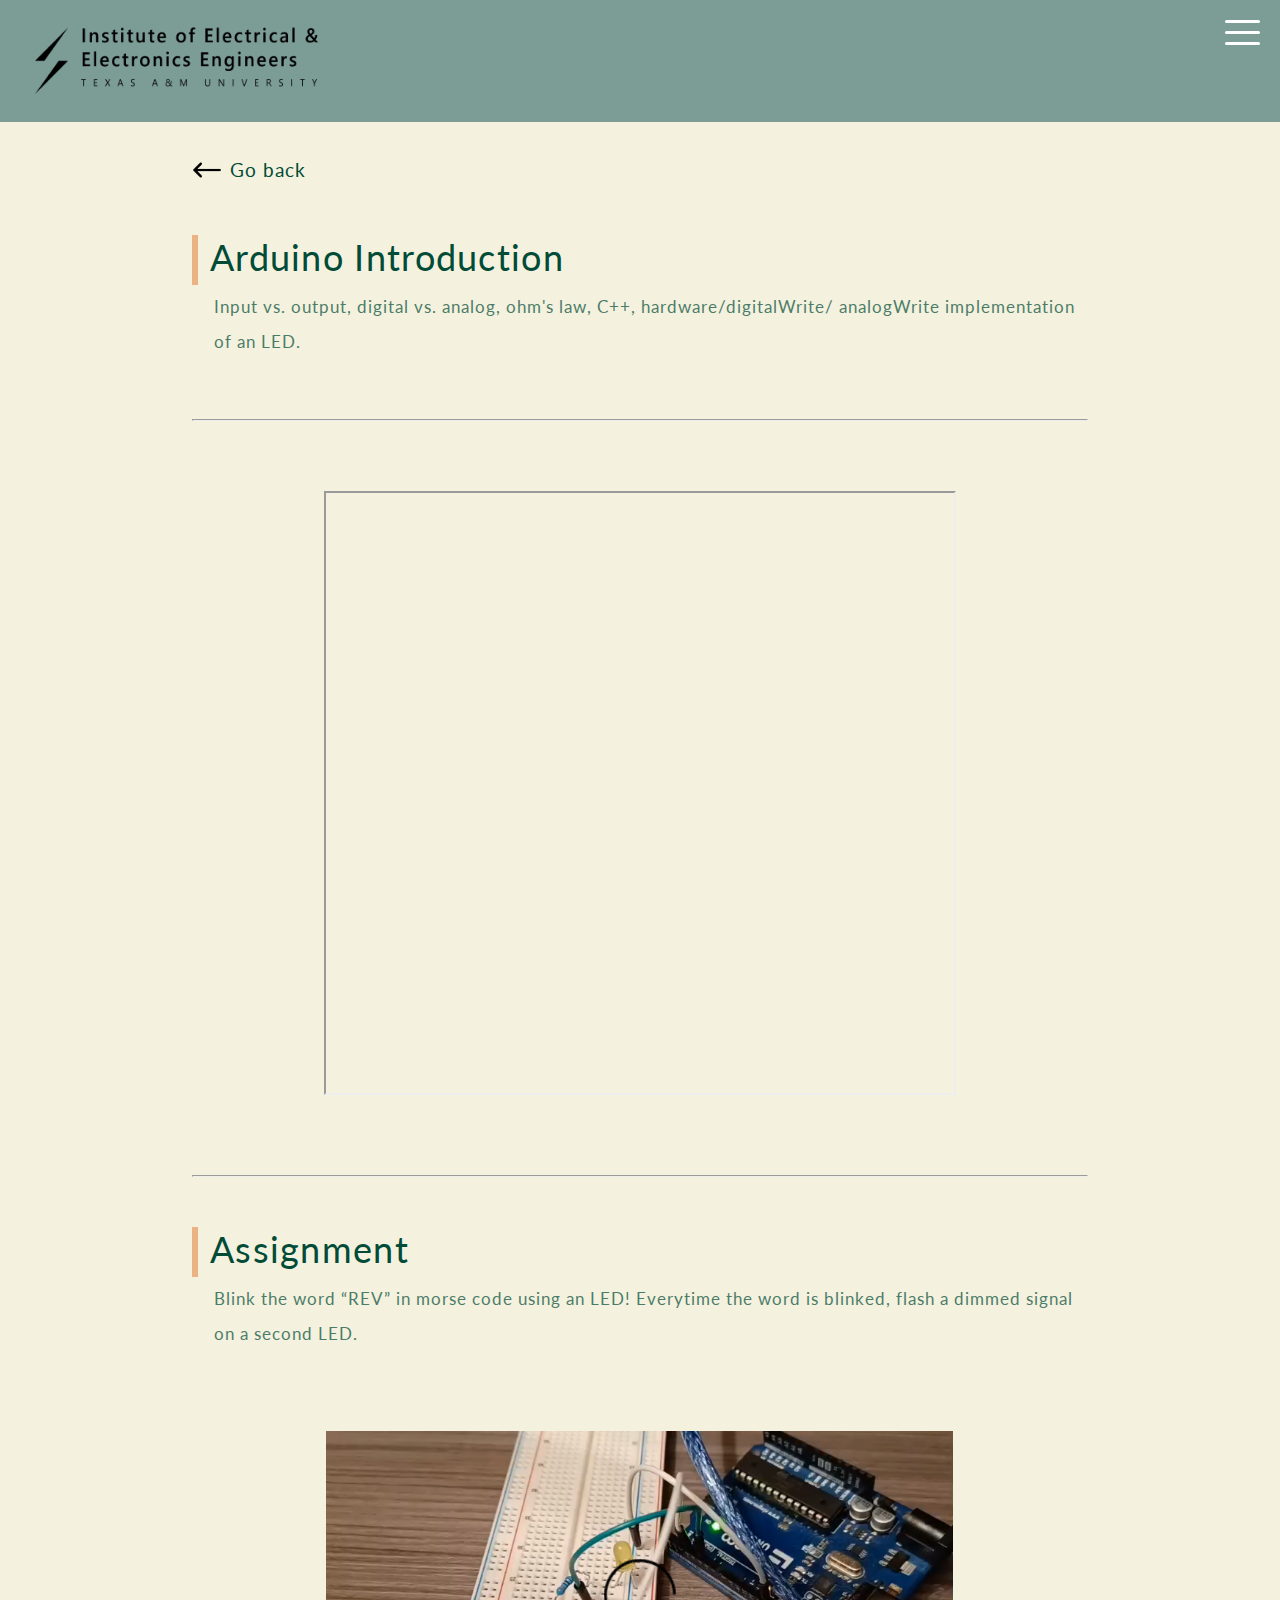
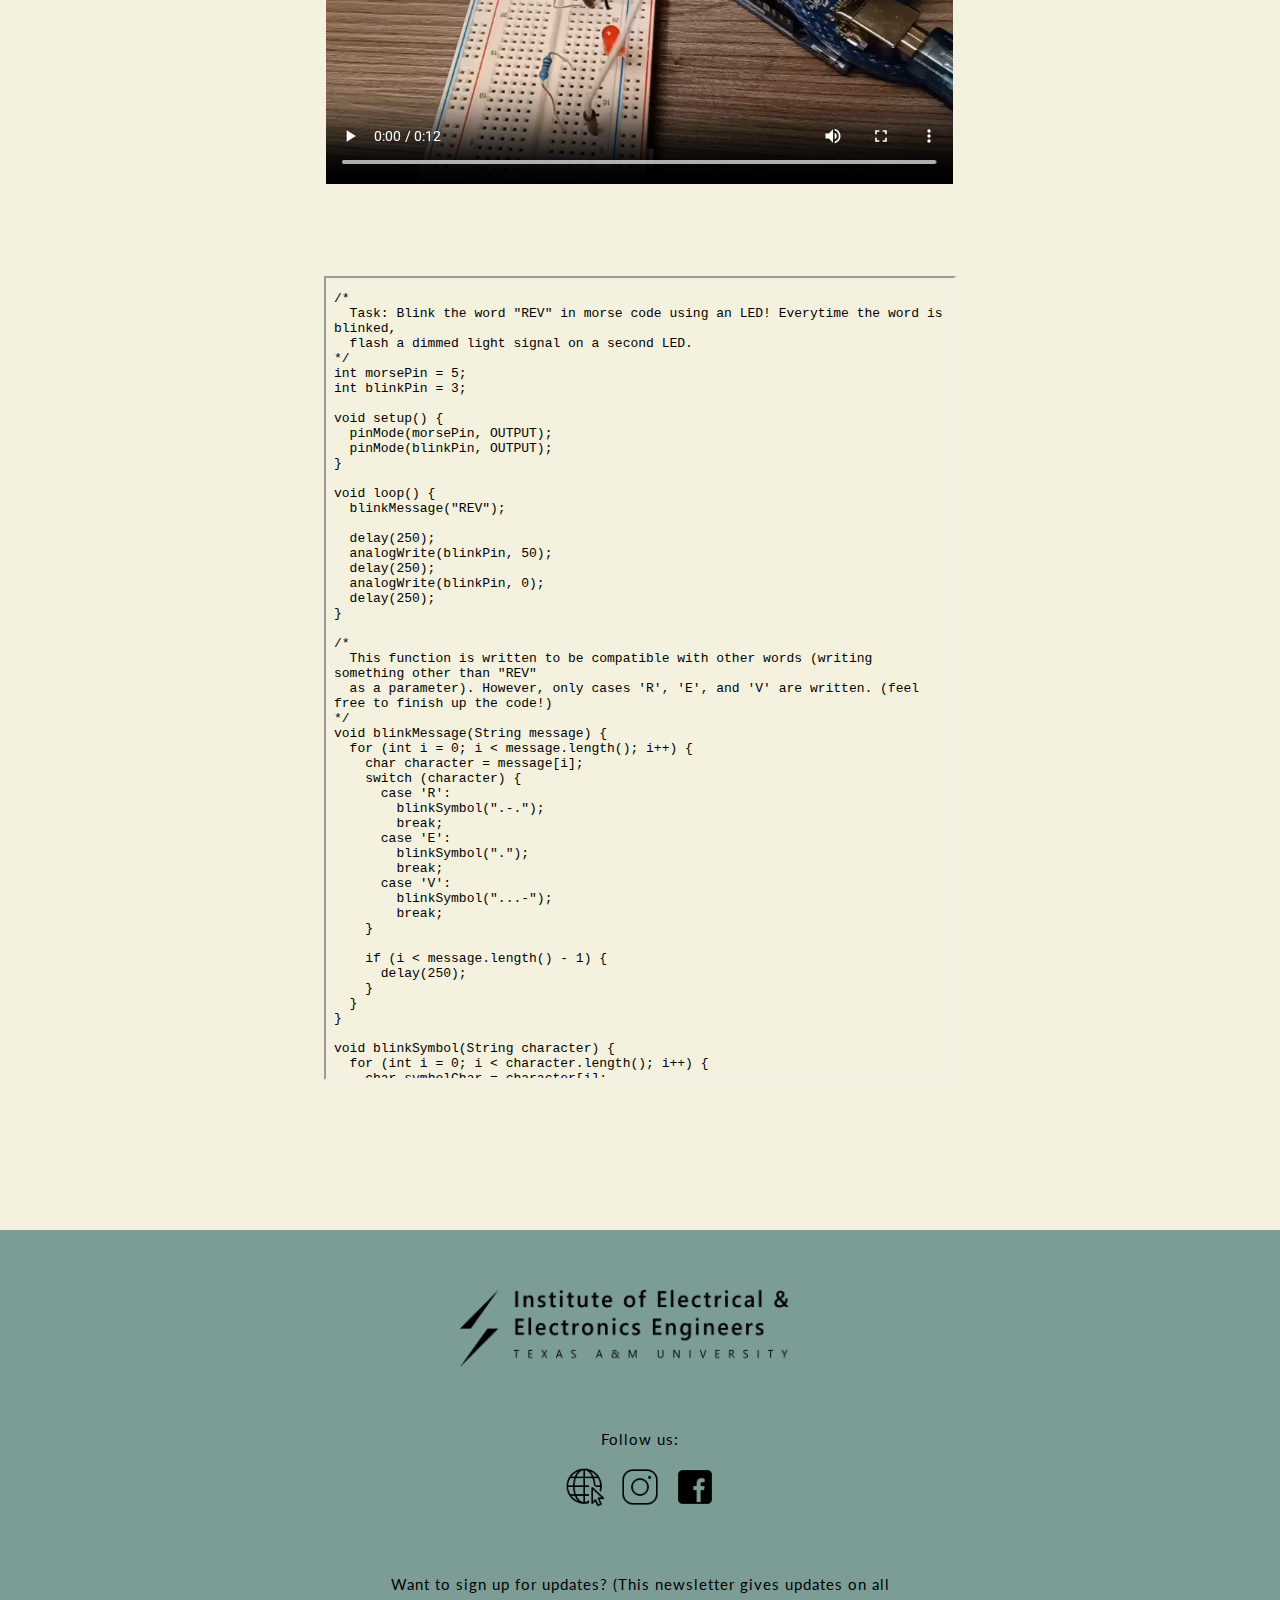
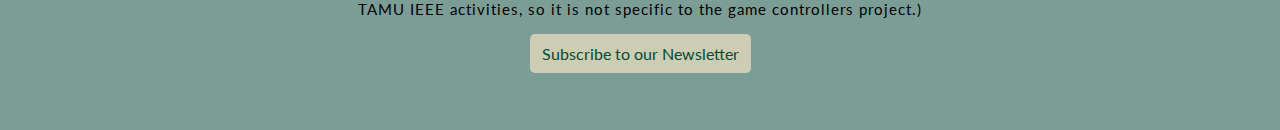
<file: workshop-1.html>
<!DOCTYPE html>
<html>
<head>
    <title>Lectures | TAMU IEEE Game Controllers</title>
    <link rel="preconnect" href="https://fonts.googleapis.com">
    <link rel="preconnect" href="https://fonts.gstatic.com" crossorigin>
    <link href="https://fonts.googleapis.com/css2?family=Lato&family=Roboto:wght@100&display=swap" rel="stylesheet">
    <link rel="stylesheet" href="lectures-style.css">
    <script defer src="script.js"></script>
    <link rel="icon" href="images/game-controller.png" type="image/x-icon">
</head>
<body>
    <!--navigation bar-->
    <nav class="navigation-bar">
        <a href="https://ieee-tamu.org"><img class="ieee-image" src="images/title-logo.png"></a>
        <a href="#" class="hambuger">
            <span class="bar"></span>
            <span class="bar"></span>
            <span class="bar"></span>
        </a>
        <div class="navigation-links">
            <ul>
                <li class="test"><a href="index.html"><img src="images/home.png">Home</a></li>
                <li><a href="getting-started.html"><img src="images/shuttle.png">Getting Started</a></li>
                <li><a href="workshops.html"><img src="images/page.png">Workshops</a></li>
                <li><a href="pixel-mouse.html"><img src="images/game-controller.png">Pixel Mouse</a></li>
                <li><a href="teams.html"><img src="images/team.png">Teams</a></li>
            </ul>
        </div>
    </nav>

    <!--center everything within % of the screen-->
    <div class="column-mid">&nbsp;
        <!--go back button-->
        <div class="go-back">
            <a href="workshops.html">
                <img class="arrow" src="images/back-arrow.png">
                Go back
            </a>
        </div>
        <!--header-->
        <div class="lecture-container">
            <div class="header-text">
                <div class="orange-bar"></div>
                <div class="header">
                    <p class="lectures-header">Arduino Introduction</p>
                    <p class="header-desc">
                        Input vs. output, digital vs. analog, ohm's law, C++, hardware/digitalWrite/
                        analogWrite implementation of an LED.
                    </p>
                </div>
            </div>
        </div>
        <hr>
        
        
        <div class="lecture-info">
            <iframe class="lecture-slides" src="slides/Arduino-Introduction.pdf"></iframe>
            <!-- <iframe class="lecture-slides" src="sota.pdf"></iframe>
            <div class="lecture-info-boxes">
                <div class="one-lec">
                    <p class="lec-info"><strong>Date: </strong> <span style="opacity: 0.7;">TBD</span></p>
                    <p class="lec-info"><strong>Location: </strong><span style="opacity: 0.7;">TBD</span></p>
                    <p class="lec-info"><strong>Speaker: </strong><span style="opacity: 0.7;">TBD</span></p>
                </div>
                <div class="one-lec" style="margin-top: 40px;">
                    <p class="lec-info"><strong>Follow along with lectures: </strong></p><br>
                    <a href="https://github.com/TAMU-IEEE" target="_blank"><img class="lecture-link-one" src="images/github-icon.png"></a>
                <a href="https://drive.google.com/drive/folders/14seGSP3KqX5bVpiJHc99t_d5MNLbyuZg?usp=sharing" target="_blank"><img class="lecture-link-two" src="images/google-drive-icon.png"></a>
                </div>
            </div> -->
        </div>  
        <hr>
        <div class="lecture-container">
            <div class="header-text">
                <div class="orange-bar"></div>
                <div class="header">
                    <p class="lectures-header">Assignment</p>
                    <p class="header-desc">
                        Blink the word “REV” in morse code using an LED! Everytime the word is blinked, flash a dimmed signal on a second LED.
                    </p>
                </div>
            </div>
        </div>
        
        <div class="lecture-info">
            <div class="video">
                <video controls>
                    <source src="videos/LEDWorkshop.mp4" type="video/mp4">
                </video>
            </div>
            
            <iframe class="txt-code" src="code/LEDWorkshop.txt"></iframe>

        </div>
    </div>    

    <!-- footer -->
    <div class="footer">
        <div>
            <img class="ieee-image-footer" src="images/title-logo.png">
        </div>
        <div class="follow-us">
            <p class="form-desc">Follow us:</p>
            <div class="link-img">
                <a href="https://ieee-tamu.org/" target="_blank"><img src="images/website-icon.png"></a>
                <a href="https://www.instagram.com/ieee_tamu" target="_blank"><img src="images/instagram-icon.png"></a>
                <a href="https://www.facebook.com/ieeetamu/" target="_blank"><img src="images/facebook-icon.png"></a>
            </div>
        </div>
        <div class="last-info">
            <p class="form-desc">
                Want to sign up for updates? (This newsletter gives updates on all<br>
                TAMU IEEE activities, so it is not specific to the game controllers project.)
            </p>
            <button class="newsletter-button"><a  href="https://ieee-tamu.org/join-now" target="_blank">Subscribe to our Newsletter</a></button>
        </div>
    </div>


    
</body>
</file>
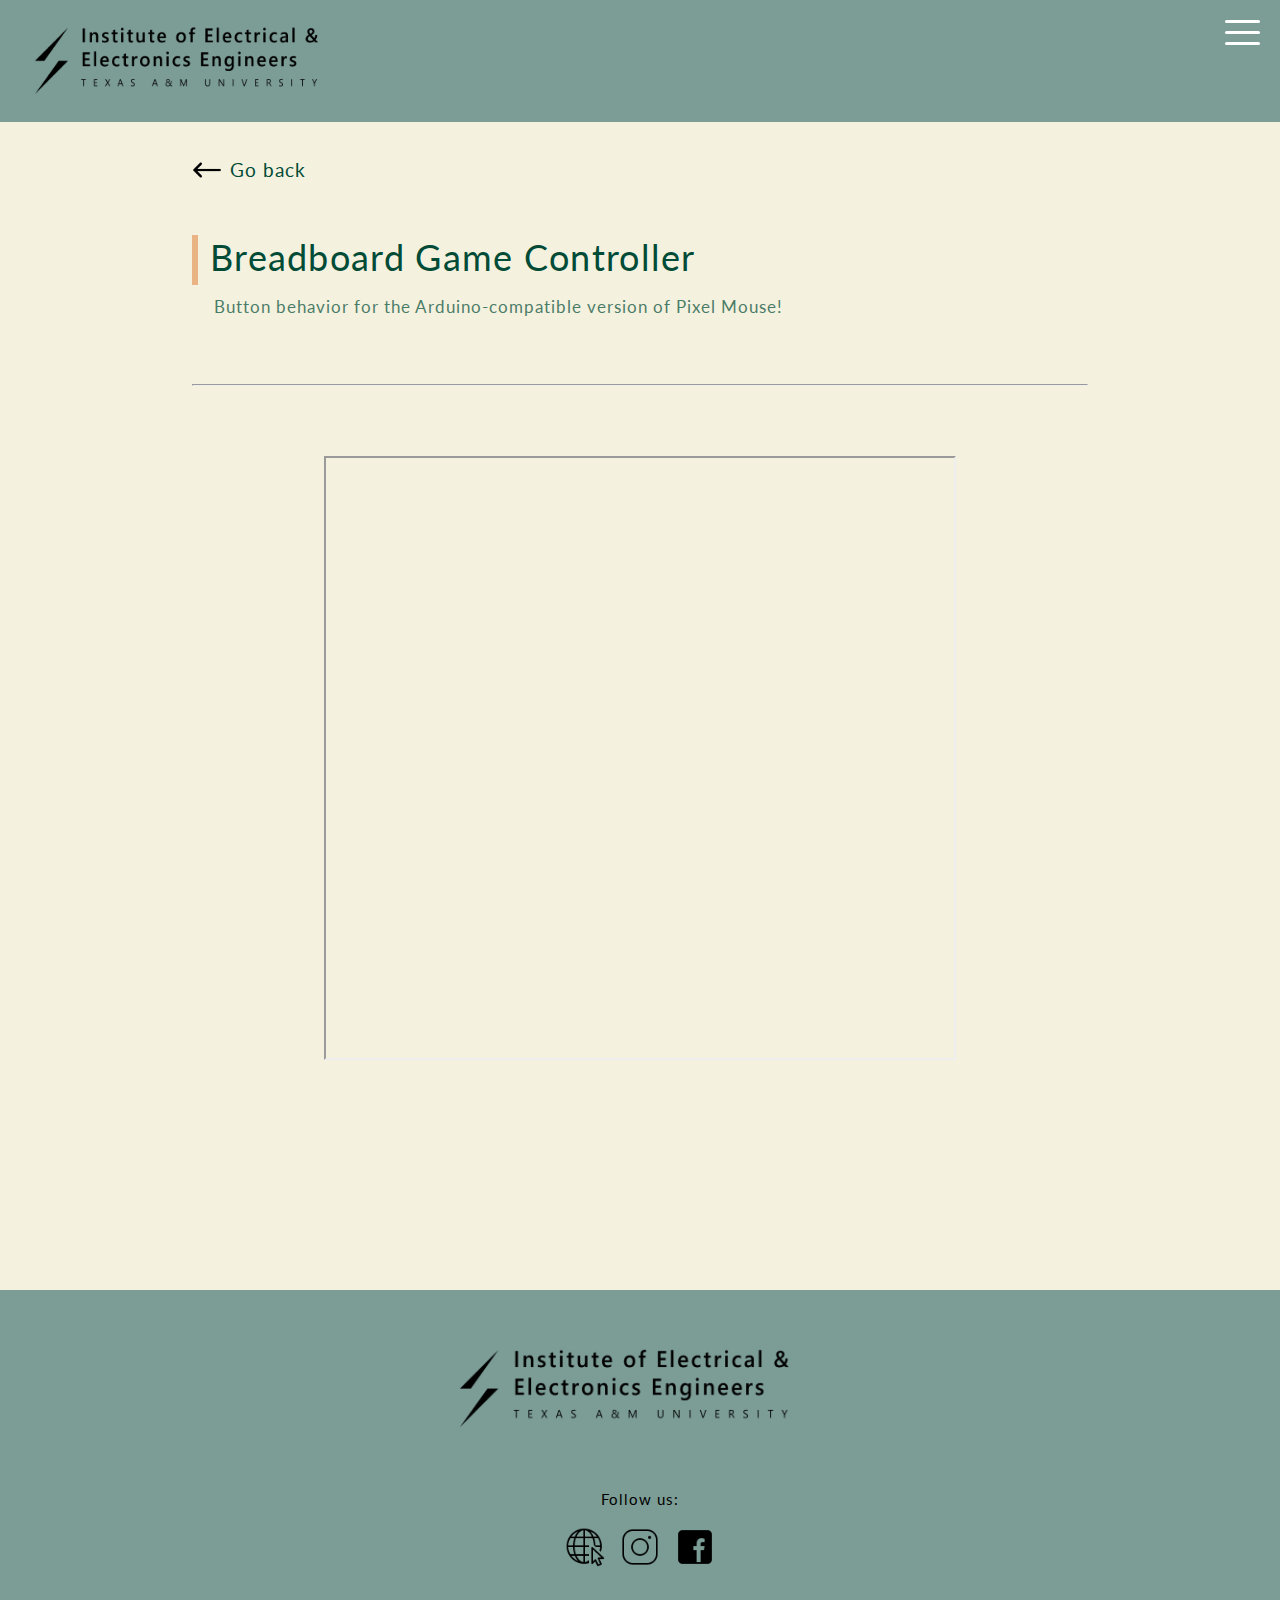
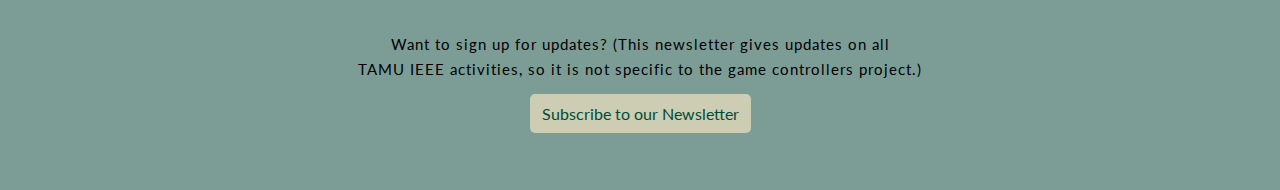
<file: workshop-4.html>
<!DOCTYPE html>
<html>
<head>
    <title>Lectures | TAMU IEEE Game Controllers</title>
    <link rel="preconnect" href="https://fonts.googleapis.com">
    <link rel="preconnect" href="https://fonts.gstatic.com" crossorigin>
    <link href="https://fonts.googleapis.com/css2?family=Lato&family=Roboto:wght@100&display=swap" rel="stylesheet">
    <link rel="stylesheet" href="lectures-style.css">
    <script defer src="script.js"></script>
    <link rel="icon" href="images/game-controller.png" type="image/x-icon">
</head>
<body>
    <!--navigation bar-->
    <nav class="navigation-bar">
        <a href="https://ieee-tamu.org"><img class="ieee-image" src="images/title-logo.png"></a>
        <a href="#" class="hambuger">
            <span class="bar"></span>
            <span class="bar"></span>
            <span class="bar"></span>
        </a>
        <div class="navigation-links">
            <ul>
                <li><a href="index.html"><img src="images/home.png">Home</a></li>
                <li><a href="getting-started.html"><img src="images/shuttle.png">Getting Started</a></li>
                <li><a href="workshops.html"><img src="images/page.png">Lectures</a></li>
                <li><a href="pixel-mouse.html"><img src="images/game-controller.png">Pixel Mouse</a></li>
                <li><a href="teams.html"><img src="images/team.png">Teams</a></li>
            </ul>
        </div>
    </nav>

    <!--center everything within % of the screen-->
    <div class="column-mid">&nbsp;
        <!--go back button-->
        <div class="go-back">
            <a href="workshops.html">
                <img class="arrow" src="images/back-arrow.png">
                Go back
            </a>
        </div>
        <!--header-->
        <div class="lecture-container">
            <div class="header-text">
                <div class="orange-bar"></div>
                <div class="header">
                    <p class="lectures-header">Breadboard Game Controller</p>
                    <p class="header-desc">
                        Button behavior for the Arduino-compatible version of Pixel Mouse!

                    </p>
                </div>
            </div>
        </div>
        <hr>
        <div class="lecture-info">
            <iframe class="lecture-slides" src="slides/Pixel-Mouse-Game-Controller-Rules.pdf"></iframe>
        </div>  
        
    </div>    

    <!-- footer -->
    <div class="footer">
        <div>
            <img class="ieee-image-footer" src="images/title-logo.png">
        </div>
        <div class="follow-us">
            <p class="form-desc">Follow us:</p>
            <div class="link-img">
                <a href="https://ieee-tamu.org/" target="_blank"><img src="images/website-icon.png"></a>
                <a href="https://www.instagram.com/ieee_tamu" target="_blank"><img src="images/instagram-icon.png"></a>
                <a href="https://www.facebook.com/ieeetamu/" target="_blank"><img src="images/facebook-icon.png"></a>
            </div>
        </div>
        <div class="last-info">
            <p class="form-desc">
                Want to sign up for updates? (This newsletter gives updates on all<br>
                TAMU IEEE activities, so it is not specific to the game controllers project.)
            </p>
            <button class="newsletter-button"><a  href="https://ieee-tamu.org/join-now" target="_blank">Subscribe to our Newsletter</a></button>
        </div>
    </div>


    
</body>
</file>
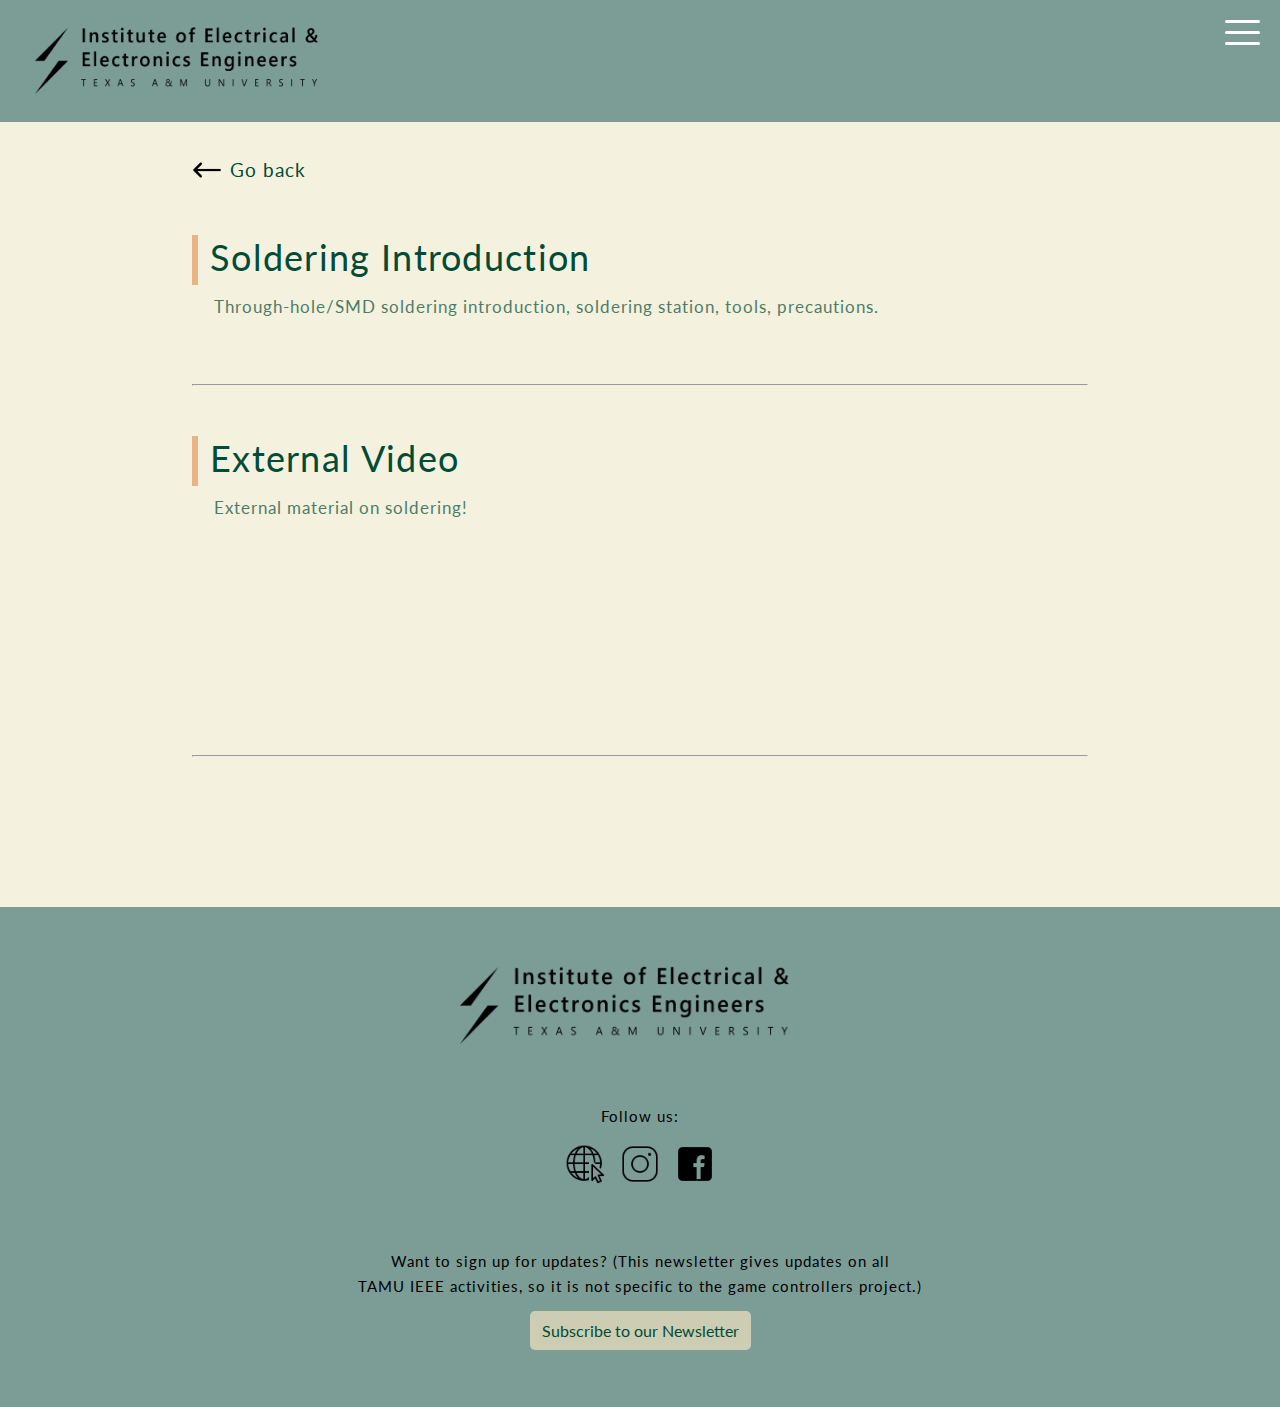
<file: workshop-5.html>
<!DOCTYPE html>
<html>
<head>
    <title>Lectures | TAMU IEEE Game Controllers</title>
    <link rel="preconnect" href="https://fonts.googleapis.com">
    <link rel="preconnect" href="https://fonts.gstatic.com" crossorigin>
    <link href="https://fonts.googleapis.com/css2?family=Lato&family=Roboto:wght@100&display=swap" rel="stylesheet">
    <link rel="stylesheet" href="lectures-style.css">
    <script defer src="script.js"></script>
    <link rel="icon" href="images/game-controller.png" type="image/x-icon">
</head>
<body>
    <!--navigation bar-->
    <nav class="navigation-bar">
        <a href="https://ieee-tamu.org"><img class="ieee-image" src="images/title-logo.png"></a>
        <a href="#" class="hambuger">
            <span class="bar"></span>
            <span class="bar"></span>
            <span class="bar"></span>
        </a>
        <div class="navigation-links">
            <ul>
                <li><a href="index.html"><img src="images/home.png">Home</a></li>
                <li><a href="getting-started.html"><img src="images/shuttle.png">Getting Started</a></li>
                <li><a href="workshops.html"><img src="images/page.png">Lectures</a></li>
                <li><a href="pixel-mouse.html"><img src="images/game-controller.png">Pixel Mouse</a></li>
                <li><a href="teams.html"><img src="images/team.png">Teams</a></li>
            </ul>
        </div>
    </nav>

    <!--center everything within % of the screen-->
    <div class="column-mid">&nbsp;
        <!--go back button-->
        <div class="go-back">
            <a href="workshops.html">
                <img class="arrow" src="images/back-arrow.png">
                Go back
            </a>
        </div>
        <!--header-->
        <div class="lecture-container">
            <div class="header-text">
                <div class="orange-bar"></div>
                <div class="header">
                    <p class="lectures-header">Soldering Introduction</p>
                    <p class="header-desc">
                        Through-hole/SMD soldering introduction, soldering station, tools, precautions.
                    </p>
                </div>
            </div>
        </div>
        <hr>
        <div class="lecture-container">
            <div class="header-text">
                <div class="orange-bar"></div>
                <div class="header">
                    <p class="lectures-header">External Video</p>
                    <p class="header-desc">
                        External material on soldering!
                    </p>
                </div>
            </div>
        </div>
        <div class="lecture-info">
            <iframe src="https://www.youtube.com/embed/VxMV6wGS3NY" frameborder="0" allowfullscreen></iframe>

        </div>  
        <hr>

        

    </div>    

    <!-- footer -->
    <div class="footer">
        <div>
            <img class="ieee-image-footer" src="images/title-logo.png">
        </div>
        <div class="follow-us">
            <p class="form-desc">Follow us:</p>
            <div class="link-img">
                <a href="https://ieee-tamu.org/" target="_blank"><img src="images/website-icon.png"></a>
                <a href="https://www.instagram.com/ieee_tamu" target="_blank"><img src="images/instagram-icon.png"></a>
                <a href="https://www.facebook.com/ieeetamu/" target="_blank"><img src="images/facebook-icon.png"></a>
            </div>
        </div>
        <div class="last-info">
            <p class="form-desc">
                Want to sign up for updates? (This newsletter gives updates on all<br>
                TAMU IEEE activities, so it is not specific to the game controllers project.)
            </p>
            <button class="newsletter-button"><a  href="https://ieee-tamu.org/join-now" target="_blank">Subscribe to our Newsletter</a></button>
        </div>
    </div>


    
</body>
</file>
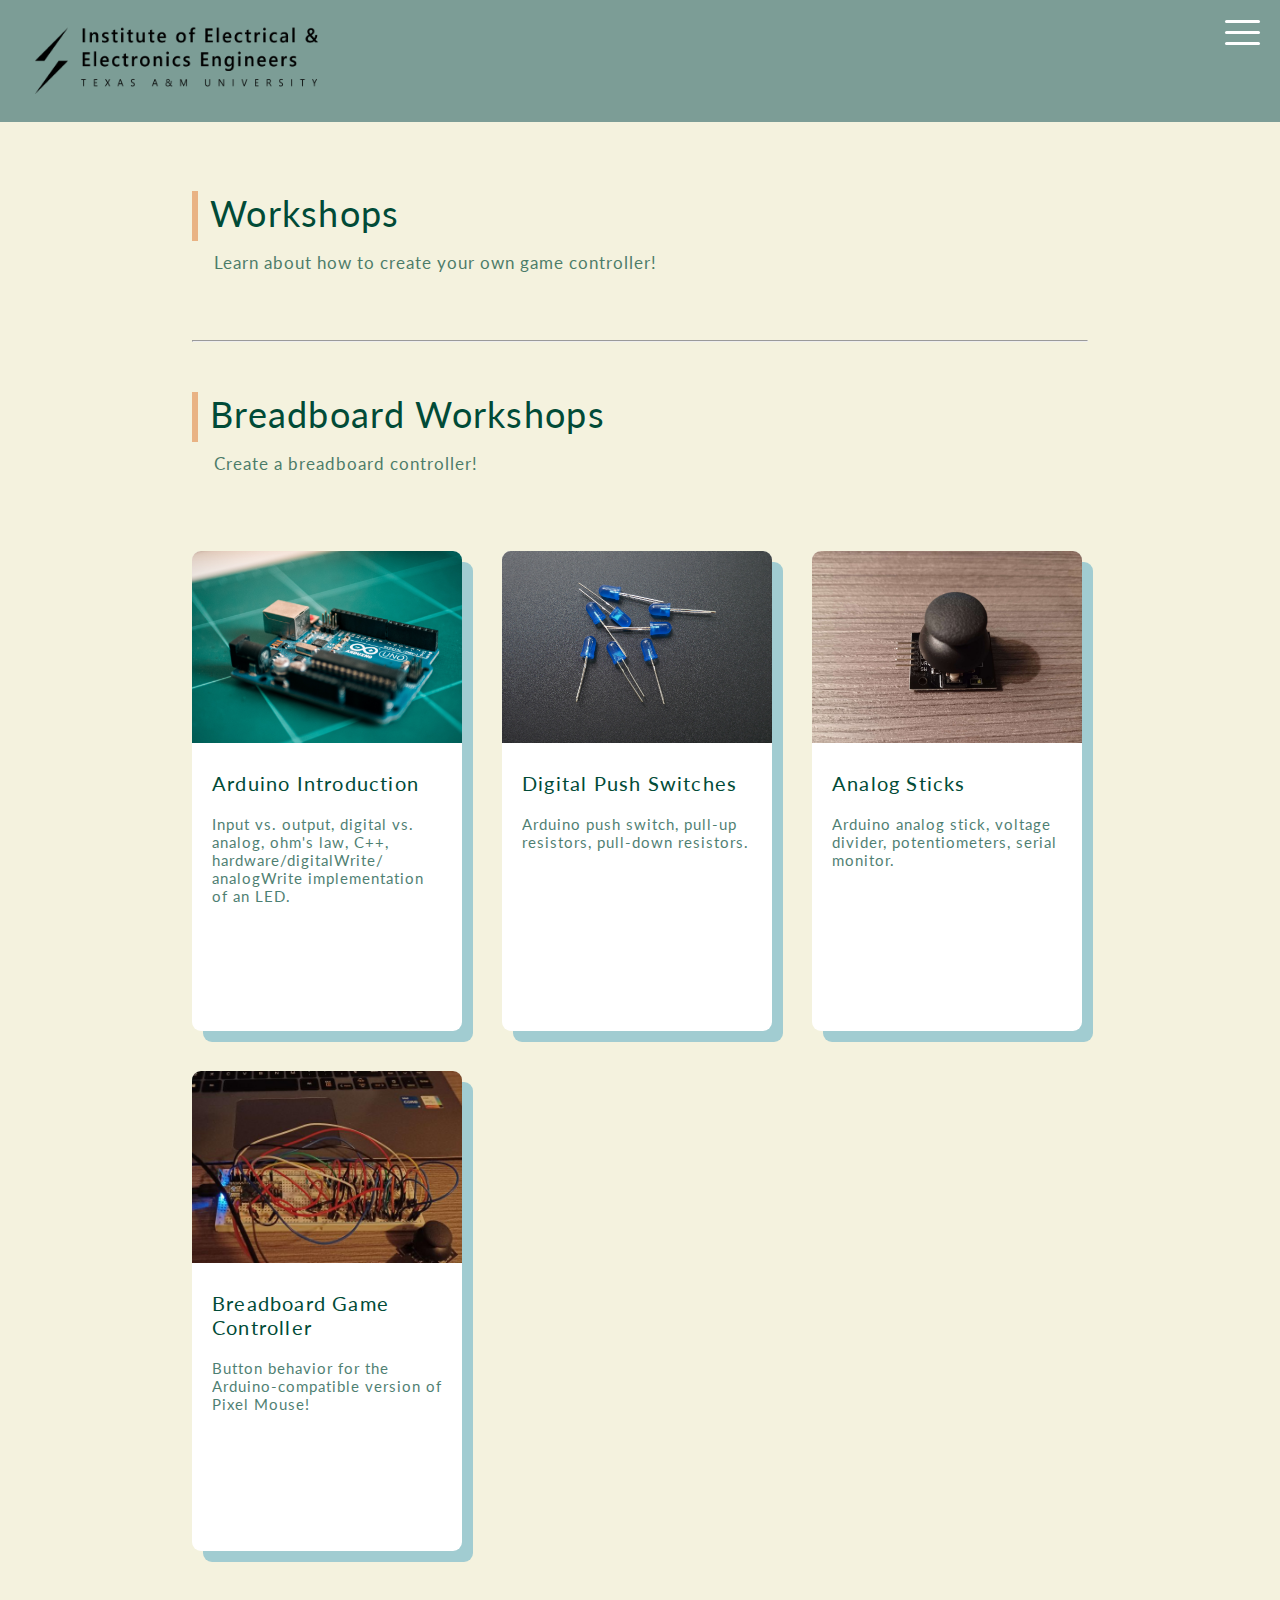
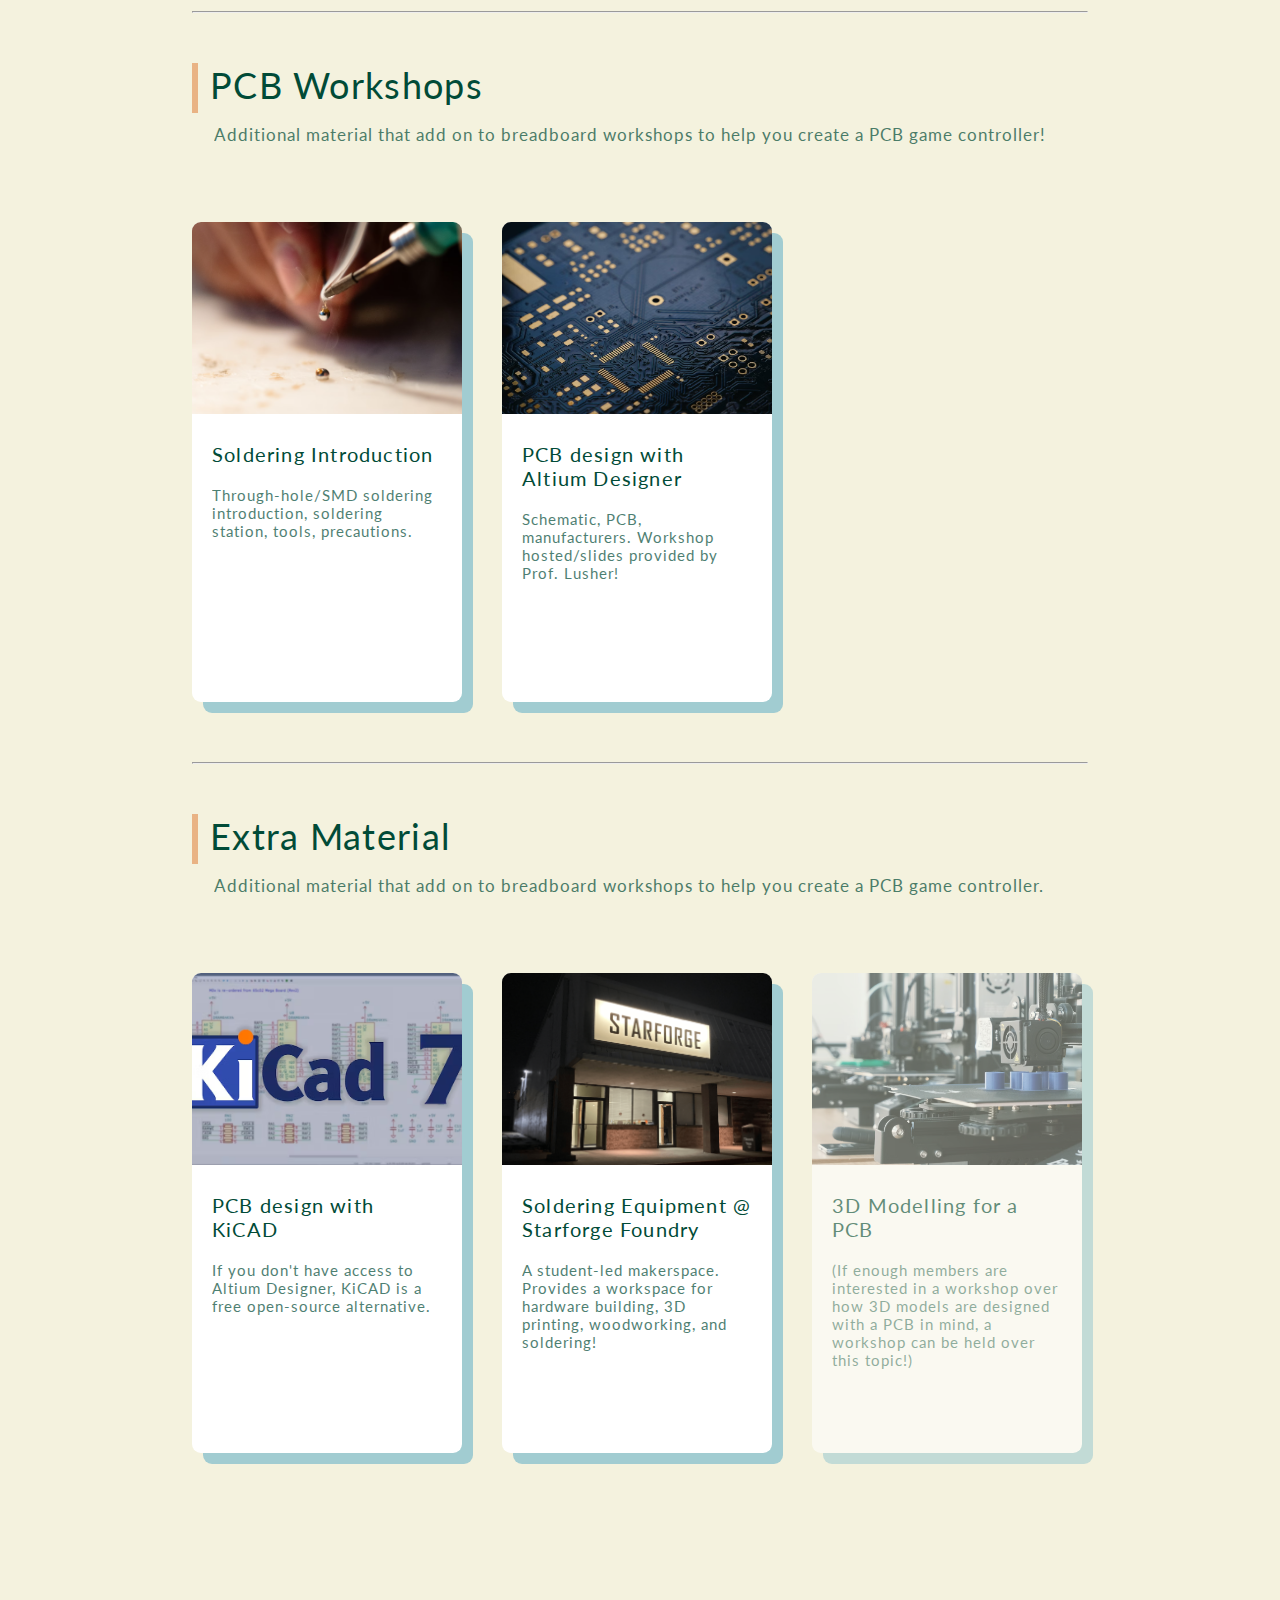
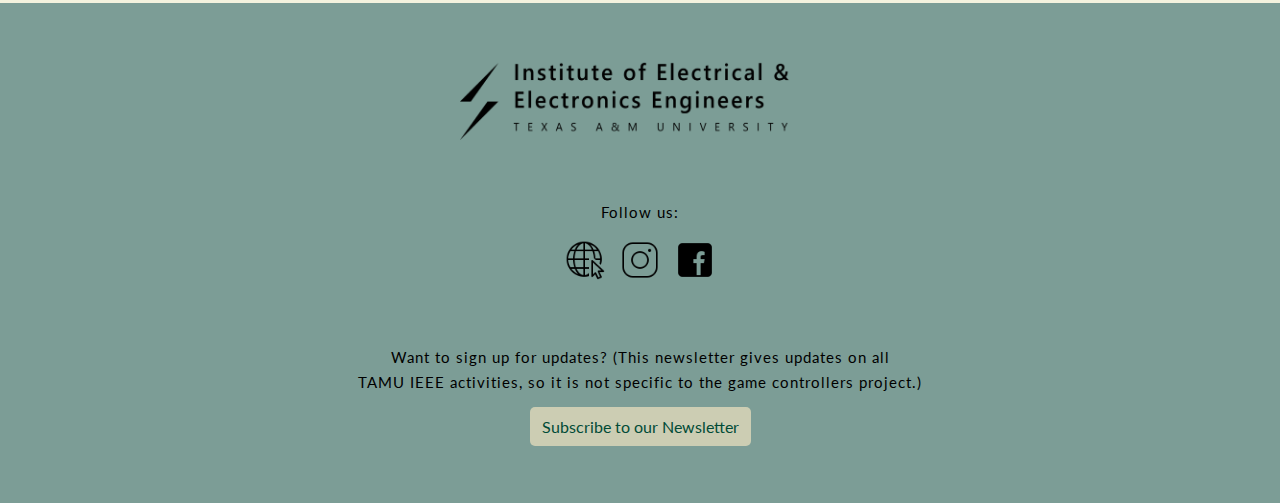
<file: workshops.html>
<!DOCTYPE html>
<html>
<head>
    <title>Workshops | Pixel Mouse</title>
    <link rel="preconnect" href="https://fonts.googleapis.com">
    <link rel="preconnect" href="https://fonts.gstatic.com" crossorigin>
    <link href="https://fonts.googleapis.com/css2?family=Lato&family=Roboto:wght@100&display=swap" rel="stylesheet">
    <link rel="stylesheet" href="lectures-style.css">
    <script defer src="script.js"></script>
    <link rel="icon" href="images/game-controller.png" type="image/x-icon">
</head>
<body>
    <!--navigation bar-->
    <nav class="navigation-bar">
        <a href="https://ieee-tamu.org"><img class="ieee-image" src="images/title-logo.png"></a>
        <a href="#" class="hambuger">
            <span class="bar"></span>
            <span class="bar"></span>
            <span class="bar"></span>
        </a>
        <div class="navigation-links">
            <ul>
                <li class="test"><a href="index.html"><img src="images/home.png">Home</a></li>
                <li><a href="getting-started.html"><img src="images/shuttle.png">Getting Started</a></li>
                <li><a href="workshops.html"><img src="images/page.png">Workshops</a></li>
                <li><a href="pixel-mouse.html"><img src="images/game-controller.png">Pixel Mouse</a></li>
                <li><a href="teams.html"><img src="images/team.png">Teams</a></li>
            </ul>
        </div>
    </nav>
    
    <!--center everything within % of the screen-->
    <div class="column-mid">&nbsp;

        <!--header-->
        <!--header-->
        <div class="lecture-container">
            <div class="header-text">
                <div class="orange-bar"></div>
                <div class="header">
                    <p class="lectures-header">Workshops</p>
                    <p class="header-desc">
                        Learn about how to create your own game controller!
                        <!-- You can also view all workshops slides on GitHub and Google Drive: -->
                    </p>
                    <!-- <a href="https://github.com/TAMU-IEEE" target="_blank"><img class="lecture-link-one" src="images/github-icon.png"></a>
                    <a href="https://drive.google.com/drive/folders/14seGSP3KqX5bVpiJHc99t_d5MNLbyuZg?usp=sharing" target="_blank"><img class="lecture-link-two" src="images/google-drive-icon.png"></a> -->
                </div>
            </div>
        </div>
        <hr>
        
        <!--breadboard-->
        <!--grid of lecture materials-->
        <div class="lecture-container">
            <div class="header-text">
                <div class="orange-bar"></div>
                <div class="header">
                    <p class="lectures-header">Breadboard Workshops</p>
                    <p class="header-desc">
                        Create a breadboard controller!
                    </p>
                </div>
            </div>
            <div class="box-of-lectures">
                <div class="one-lecture">
                    <a href="workshop-1.html">
                    <img class="lecture-image" src="images/arduino-introduction.jpg"> 
                    <div class="lecture-text">
                        <p class="lecture-title">Arduino Introduction</p>
                        <p class="lecture-desc">
                            Input vs. output, digital vs. analog, ohm's law, C++, hardware/digitalWrite/
                            analogWrite implementation of an LED.

                        </p>
                    </div>
                    </a>
                </div>
                <div class="one-lecture">
                    <a href="workshop-2.html">
                    <img class="lecture-image" src="images/leds.jpg">
                    <div class="lecture-text">
                        <p class="lecture-title">Digital Push Switches</p>
                        <p class="lecture-desc">
                            Arduino push switch, pull-up resistors, pull-down resistors.

                        </p>
                    </div>
                    </a>
                </div>
                <div class="one-lecture">
                    <a href="workshop-3.html">
                    <img class="lecture-image" src="images/analog-stick.PNG">
                    <div class="lecture-text">
                        <p class="lecture-title">Analog Sticks</p>
                        <p class="lecture-desc">
                            Arduino analog stick, voltage divider, potentiometers, serial monitor.

                        </p>
                    </div>
                    </a>
                </div>
                <div class="one-lecture">
                    <a href="workshop-4.html">
                    <img class="lecture-image" src="images/PMbreadboard.PNG"> 
                    <div class="lecture-text">
                        <p class="lecture-title">Breadboard Game Controller</p>
                        <p class="lecture-desc"> 
                            Button behavior for the Arduino-compatible version of Pixel Mouse!

                        </p>
                    </div>
                    </a>
                </div>
            </div>
        </div>        

        <hr>
        
        <!--PCB-->
        <!--grid of lecture materials-->
        <div class="lecture-container">
            <div class="header-text">
                <div class="orange-bar"></div>
                <div class="header">
                    <p class="lectures-header">PCB Workshops</p>
                    <p class="header-desc">
                        Additional material that add on to breadboard workshops to help you
                        create a PCB game controller!
                    </p>
                </div>
            </div>
            <div class="box-of-lectures">
                <div class="one-lecture">
                    <a href="workshop-5.html">
                    <img class="lecture-image" src="images/soldering.PNG"> 
                    <div class="lecture-text">
                        <p class="lecture-title">Soldering Introduction</p>
                        <p class="lecture-desc">
                            Through-hole/SMD soldering introduction, soldering station, tools, precautions.
                        </p>
                    </div>
                    </a>
                </div>
                <div class="one-lecture">
                    <a href="workshop-6.html">
                    <img class="lecture-image" src="images/pcb.PNG">
                    <div class="lecture-text">
                        <p class="lecture-title">PCB design with Altium Designer</p>
                        <p class="lecture-desc">
                            Schematic, PCB, manufacturers. Workshop hosted/slides provided by Prof. Lusher!
                        </p>
                    </div>
                    </a>
                </div>
            </div>
        </div>        
        <hr>     
        <!--extra-->
        <!--grid of lecture materials-->
        <div class="lecture-container">
            <div class="header-text">
                <div class="orange-bar"></div>
                <div class="header">
                    <p class="lectures-header">Extra Material</p>
                    <p class="header-desc">
                        Additional material that add on to breadboard workshops to help you
                        create a PCB game controller.
                    </p>
                </div>
            </div>
            <div class="box-of-lectures">
                <div class="one-lecture">
                    <a href="https://docs.kicad.org/master/en/getting_started_in_kicad/getting_started_in_kicad.html" target="_blank">
                    <img class="lecture-image" src="images/kicad.png"> 
                    <div class="lecture-text">
                        <p class="lecture-title">PCB design with KiCAD</p>
                        <p class="lecture-desc" target="_blank">
                            If you don't have access to
                            Altium Designer, KiCAD is a free open-source alternative.
                        </p>
                    </div>
                    </a>
                </div>
                <div class="one-lecture">
                    <a href="https://www.starforgefoundry.com/" target="_blank">
                    <img class="lecture-image" src="images/starforge.PNG"> 
                    <div class="lecture-text">
                        <p class="lecture-title">Soldering Equipment @ Starforge Foundry</p>
                        <p class="lecture-desc">
                            A student-led makerspace. Provides a workspace for
                            hardware building, 3D printing, woodworking, and soldering!
                        </p>
                    </div>
                    </a>
                </div>
                <div class="one-lecture" style="opacity: 0.6;">
                    <!-- <a href="#"> -->
                    <img class="lecture-image" src="images/3dmodel.PNG">
                    <div class="lecture-text">
                        <p class="lecture-title">3D Modelling for a PCB</p>
                        <p class="lecture-desc">
                            (If enough members are interested in a workshop over how 3D models are designed
                            with a PCB in mind, a workshop can be held over this topic!)
                        </p>
                    </div>
                    </a>
                </div>
            </div>
        </div>
    </div> <!--end of mid col div-->
    <!-- footer -->
    <div class="footer">
        <div>
            <img class="ieee-image-footer" src="images/title-logo.png">
        </div>
        <div class="follow-us">
            <p class="form-desc">Follow us:</p>
            <div class="link-img">
                <a href="https://ieee-tamu.org/" target="_blank"><img src="images/website-icon.png"></a>
                <a href="https://www.instagram.com/ieee_tamu" target="_blank"><img src="images/instagram-icon.png"></a>
                <a href="https://www.facebook.com/ieeetamu/" target="_blank"><img src="images/facebook-icon.png"></a>
            </div>
        </div>
        <div  class="last-info">
            <p class="form-desc">
                Want to sign up for updates? (This newsletter gives updates on all<br>
                TAMU IEEE activities, so it is not specific to the game controllers project.)
            </p>
            <button class="newsletter-button"><a  href="https://ieee-tamu.org/join-now" target="_blank">Subscribe to our Newsletter</a></button>
        </div>
    </div>
</body>
</html>
</file>
<file: lectures-style.css>
/*
    orange: #E9B384
    light yellow: #F4F2DE
    light blue: #7C9D96
    dark teal: #014b37
*/

body {
    margin: 0px;
    padding: 0px;
    /* place-items: center; */
    box-sizing: border-box;
    font-family: 'Lato';
    background-color: #F4F2DE;
    color: #014b37;
    letter-spacing: 1px;
}

hr {
    background-color: #014b37;
    border-width: .001px;
    margin: auto;
}

.footer {
    margin-top: 150px;
    width: 100%;
    height: 220px;
    background-color: #7C9D96;
    display: flex;
    justify-content: space-around;
    align-items: center;
    color: black;
}

.ieee-image {
    width: 310px;
    margin: 25px 35px;
}

.navigation-bar {
    display: flex;
    justify-content: space-between;
    align-items: center;
    background-color: #7C9D96;
    height: 105px;
}

.navigation-links ul {
    margin: 0px;
    padding: 0px;
    display: flex;
    transform: translateY(-1px);
    
}

.navigation-links li {
    list-style: none;
    align-items: center;
    justify-content: center;
    transition: transform 0.3s ease;
    height: 107px;
}

.navigation-links li a:hover {
    transform: translateY(-4px);
    
}

.navigation-links li a {
    text-decoration: none;
    color: #014b37;
    padding: 49px 30px;
    display: flex;
    align-items: center;
    justify-content: center;
    font-size: 16px;
    color: black;
    transition: transform 0.3s ease;
}

.navigation-links li img {
    height: 18px;
    padding-right: 10px;
}

.navigation-links li:hover {
    background-color: #A1CCD1;
    transition: background-color 0.3s ease;
}

.hambuger {
    position: absolute;
    top: 20px;
    right: 20px;
    display: none;
    flex-direction: column;
    justify-content: space-between;
    width: 35px;
    height: 25px;
}

.hambuger .bar {
    height: 3px;
    width: 100%;
    background-color: white;
    border-radius: 12px;
}

@media (max-width: 1300px) {
    .hambuger {
        display: flex;
    }
    
    .navigation-links {
        display: none;
        width: 100%;
        background-color: rgba(224, 217, 186, 0.8);   
    }


    .navigation-bar {
        flex-direction: column;
        align-items: flex-start;
        height: auto;
    }

    .navigation-links ul{
        flex-direction: column;
        width: 100%;
    }

    .navigation-links li {
        text-align: center;
    }

    .navigation-links li a{
        font-size: 20px;
    }

    .navigation-links.active{
        display: flex;
    }

    .footer {
        flex-direction: column;
        height: 500px;
        justify-content: space-evenly;
    }

    .last-info {
        text-align: center;
        padding: 0 25px;
    }

    .follow-us {
        display: flex;
        flex-direction: row;
    }

    .header {
        max-width: 100%;
    }

    .header iframe {
        display: none;
    }

    .both-comparisons {
        flex-direction: column;
        align-items: center;

    }

    .comparison-points {
        width: 100%;
    }

    .comparison div img {
        width: 400px;
    }

    .calendar-div {
        flex-direction: column;
    }

    .calendar-div iframe {
        width: 100%;
    }

    .upcoming-events {
        display: none;
    }

    .styled-calendar-container {
        max-width: 80%;
    }
}

/*column*/
.column-mid {
    width: 70%;
    margin: 0 auto;
    position: relative;
    z-index: 0;
}

/*lectures*/
.header-text {
    margin: 40px 0;
    display: flex;
    position: relative;
}

.main-header-text {
    margin: 40px 0;
    display: flex;
    
}

.header {
    width: 98%;
}
.main-header {
    display: flex;
    justify-content: left;
    margin: 0;
    font-size: 60px;
    letter-spacing: 1.3px;
    margin-bottom: 10px;
}

.main-header-desc {
    margin: 10px 6px;
    margin-bottom: 32px;
    font-size: 30px;
    line-height: 1.5;
    opacity: 0.7;
}


.header-desc {
    margin: 0 4px;
    margin-bottom: 10px;
    font-size: 17px;
    opacity: 0.7;
    line-height: 35px;
}

.main-orange-bar {
    width: 6px;
    height: 50px;
    background-color: #E9B384;
    margin-right: 12px;
    transform: translateY(15px);
    transition: height 0.3s ease;
}

/* .main-header-text:hover .main-orange-bar {
    height: 106px;         
} */

.orange-bar {
    width: 6px;
    height: 50px;
    background-color: #E9B384;
    margin-right: 12px;
    transition: height 0.3s ease;
    
}

.lecture-container {
    margin: 50px 0;
    position: relative;
}
/* .lecture-container:hover .orange-bar {
    height: 950px;         
} */

.lectures-header {
    display: flex;
    justify-content: left;
    margin-top: 0;
    margin-bottom: 10px;
    font-size: 36px;
    letter-spacing: 1.3px;
}

.one-lec img, .header img {
    width: 40px;
    transition: transform 0.3s ease;
}

.header img:hover {
    transform: translateY(-4px);
}

.lecture-link-two {
    padding-left: 17px;
}

.box-of-lectures {
    display: flex;
    justify-content: left;
    width: 100%;
    margin: 60px auto;
    flex-wrap: wrap;
    align-content: space-evenly;
    gap: 40px;
}

.box-of-lectures a {
    color: #213555;
    text-decoration: none;
}

.one-lecture {
    position: relative;
    height: 480px;  
    width: 270px;
    background-color: white;
    overflow: hidden;
    transition: transform 0.3s ease;
    border-radius: 9px;
    box-shadow: 11px 11px #A1CCD1;
    flex-wrap: wrap;
}

.one-lecture:hover {
    transform: translate(-8px, -8px);
}

.lecture-image {
    width: 100%;
    height: 40%;
    object-fit: cover;
    object-position: bottom;

}

.lecture-text {
    font-size: 19px;
    padding: 20px;
}

.lecture-title {
    /* font-weight: bold; */
    letter-spacing: 1.2px;  
    margin-top: 5px;
    font-size: 20px;
    color: #014b37;
}

.lecture-desc, .workshop-date {
    font-size: 15px;
    color: #014b37;
    opacity: 0.7;
}


.learn-more {
    color: #014b37;
    transition: color 0.3s ease;
    text-decoration: none;
    cursor: pointer;
}

.learn-more:hover {
    color: #E9B384;
}

/*individual lectures*/
.go-back a {
    text-decoration: none;
    color: #014b37;
    display: flex;
    align-items: center;
    font-size: 19px;
    margin-top: 14px;
}

.arrow {
    width: 30px;
    margin-right: 8px;
    transition: transform 0.3s ease;
}

.go-back a:hover .arrow {
    transform: translateX(-8px);
}

.lecture-info {
    display: flex;
    width: 100%;
    justify-content: space-evenly;
    margin-top: 70px;
    flex-direction: column;
    align-items: center;
}

.video {
    display: block;
    margin-bottom: 90px;
    width: 70%;
}

.video video {
    width: 100%;
}

.txt-code {
    height: 800px;
    width: 70%;
}

.lecture-slides {
    width: 70%;
    height: 600px;
    margin-bottom: 80px;
}

.lecture-info-boxes {
    display: flex;
    flex-direction: column;
    justify-content: center;
}

.lecture-info-box {
    border-radius: 9px;
    width: 100%;
    /* border: 1px solid #014b37; */
    padding: 20px;
    background-color: white;
    box-shadow: 11px 11px #A1CCD1;
    font-size: 20px;
}
/*teams*/

/*getting started*/
.both-comparisons {
    display: flex;
    justify-content: space-evenly;
}

.comparison-image {
    width: 400px;
    border-radius: 10px;
    box-shadow: 11px 11px #A1CCD1;
    margin-bottom: 40px;
}

.comparison {
    display: flex;
    flex-direction: column;
    align-items: center;
    padding: 0px 30px;
    padding-bottom: 60px;
    width: 540px;
}

.comparison-points ul li {
    margin: 10px 6px;
    font-size: 17px;
    line-height: 30px;
    opacity: 0.7;
    
}

.comparison-title {
    font-size: 30px;
    letter-spacing: 1.3px;
    padding-left: 44px;
}

#comp-1 #img-1, #comp-2 #img-2 {
    transition: transform 0.3s ease;
}

#comp-1:hover #img-1, #comp-2:hover #img-2 {
    transform: translate(-8px, -8px);
}


/*home*/
.main {
    display: flex;
    justify-content: center;
}

.teal {
    background-color: white;
    width: 40%;
}

.main img {
    width: 1200px;
}
.get-started-button {
    width: 360px;
    height: 100px;
    border: none;
    padding: 14px;
    border-radius: 5px;
    background-color: rgba(224, 217, 186, 0.8);
    color: #014b37;
    transition: transform 0.3s ease;
    text-decoration: none;
    text-align: center;
    font-size: 23px;
    line-height: 100px;
    transition: background-color 0.3s ease;
}


.get-started-button:hover {
    background-color: #E9B384;
}

.calendar-div {
    display: flex;
    align-items: center;
    justify-content: space-between;
}

.styled-calendar-container {
    width: 850px;
    border: none;
    box-shadow: 11px 11px #A1CCD1;
    border-radius: 10px;
    margin: auto;
    display: block;
}

.upcoming-events {
    margin-left: 70px;
    width: 40%;
    /* display: flex;
    flex-direction: column;
    align-items: center; */
}

.upcoming-title {
    text-align: center;
    font-size: 36px;
}

.one-event {
    background-color: rgba(224, 217, 186, 0.8);
    font-size: 23px;
    padding: 30px;
    border-radius: 10px;
    margin: 40px;
    transition: transform 0.3s ease;
}

.event-desc {
    font-size: 15px;
    margin: 0px;
    opacity: 0.7;
}

.one-event:hover {
    transform: translate(-8px, -8px);
}

.event-info {
    font-weight: bold;
    font-size: 15px;
    margin: 0px;
    margin-bottom: 10px;
}
  
.newsletter-form input[type="email"]{
    width: 500px;
    font-style: italic;
    color: #014b37;
}

.newsletter-form input[type="email"]::placeholder {
    color: rgb(224, 217, 186);
}

.newsletter-button {
    margin-top: 12px;
    background-color: rgba(224, 217, 186, 0.8);
    cursor: pointer;
    
    padding: 10px 12px;
    
    border-radius: 5px;
    border: none;
    transition: transform 0.3s ease;
    
}

.newsletter-button:hover {
    transform: translateY(-4px);
}

.newsletter-button a {
    color: #014b37;
    text-decoration: none;
    font-size: 16px;
    font-family: 'Lato';
}

/* .newsletter-form button {
    background-color: rgba(224, 217, 186, 0.8);
    cursor: pointer;
    color: #014b37;
}
.newsletter-form input[type="email"], .newsletter-form button {
    padding: 10px;
    margin: 5px;
    border: none;
    border-radius: 5px;
    font-size: 17px;
    font-family: 'Lato';
    letter-spacing: 1px;
} */

.form-desc {
    font-size: 15px;
    line-height: 25px;
    margin: 0;
}

.follow-us {
    display: flex;
    flex-direction: column;
    align-items: center;
}

.link-img {
    margin-top: 10px;
}

.link-img img {
    margin: 5px;
    width: 40px;
    transition: transform 0.3s ease;
    cursor: pointer;
}

.link-img img:hover {
    transform: translateY(-4px);
}



.ieee-image-footer {
    width: 360px;
}

.form {
    padding-top: 15px;
}

.event-info {
    font-weight: bold;
    font-size: 15px;
    margin: 0px;
    margin-bottom: 10px;
}

.one-lec {
    background-color: rgba(224, 217, 186, 0.8);
    font-size: 15px;
    padding: 30px;
    border-radius: 10px;
    width: 350px;
}

.lec-info {
    line-height: 30px;
    margin: 10px 0;
}


.one-lec img {
    margin: 0px;
    width: 40px;
    transition: transform 0.3s ease;
    cursor: pointer;
}

.one-lec img:hover {
    transform: translateY(-4px);
}

.teams {
    width: 100%;
    height: 500px;
    margin-top:80px;
}
</file>
<file: styles-mouse.css>
/*
  white: (255, 239, 224)
  white shade: (216, 193, 181)
  black light: (125, 98, 87)
  black: (10, 5, 0)

  light teal: #778d9c
  dark blue; #213555
*/
body {
    margin: 0px;
    padding: 0px;
    /* place-items: center; */
    box-sizing: border-box;
    font-family: Silkscreen;
    background-color: rgb(255, 239, 224);
    color: rgb(10, 5, 0);
}

hr {
    background-color: #213555;
}

.footer {
    background-color: #213555;
}

.form-desc {
    color: #778d9c;
}

.newsletter-form input[type="email"] {
    color: #778d9c;
}

.newsletter-form button {
    background-color: rgba(224, 217, 186, 0.8);
    color: #014b37;
    font-family: Silkscreen;
}

.navigation-bar {
    background-color: #213555;
    color: white;
}

.navigation-links li a {
    color: #778d9c;
    
}

.navigation-links li img {
    height: 22px;
    padding-right: 7px;
}

.navigation-links li:hover {
    background-color: #778d9c;
    color: black;
    
}

.navigation-links li a:hover {
    color: #213555;
    transition: color 0.3s ease;
}

.hambuger {
    position: absolute;
    top: 0.75rem;
    right: 1rem;
    display: none;
    flex-direction: column;
    justify-content: space-between;
    width: 30px;
    height: 20px;
}

.hambuger .bar {
    height: 3px;
    width: 100%;
    background-color: white;
    border-radius: 10px;
}

@media (max-width: 1300px) {
    .hambuger {
        display: flex;
    }
    
    .navigation-links {
        display: none;
        width: 100%;
        background-color: rgb(216, 193, 181);
    }

    .navigation-bar {
        flex-direction: column;
        align-items: flex-start;
    }

    .navigation-links ul{
        flex-direction: column;
        width: 100%;
    }

    .navigation-links li {
        text-align: center;
    }

    .navigation-links li a {
        color: #213555;
    }

    .navigation-links.active{
        display: flex;
    }

    .footer {
        flex-direction: column;
        height: 500px;
        justify-content: space-evenly;
    }

    .last-info {
        text-align: center;
    }

    .mouse-image {
        max-width: 700px;
        height: auto;
    }

    .mouse-main {
        width: 70%;
        padding: 0 100px;
        flex-direction: column-reverse;
    }

    .button-behavior-container {
        display: flex;
        justify-content: center;
        flex-direction: column;
        align-items: center;
        margin-bottom: 25px;
    }
    
    .button-behavior-img {
        width: 1px;
        display: flex;
        align-items: center;
        justify-content: center;
    }
    
    .one-hotkey {
        flex-direction: column;
        justify-content: center;
        align-items: center;
    }

    .pixel-navigation-bar {
        display: none !important;
    }

    .pixel-container {
        display: block !important;
    }

}

@media (max-width: 1000px) {
    .mouse-image {
        max-width: 500px;
        height: auto;
    }
}

@media (max-width: 600px) {
    .mouse-image {
        max-width: 400px;
        height: auto;
    }
}

/*column*/
.column-mid {
    width: 70%;
    margin: 0 auto;
}

/*mouse header*/
.mouse-main {
    display: flex;
    align-items: center;
    justify-content: center;
    max-width: 1600px;
    margin: auto;
    padding: 150px 80px;
}

.mouse-image {
    width: 850px;
}

.mouse-text {
    display: flex;
    justify-content: center;
    flex-direction: column;
}
.mouse-text-title {
    font-size: 70px;
    margin: 0;
    margin-bottom: 14px;
}

.mouse-text-desc {
    font-size: 19px;
    padding-bottom: 20px;
}

.mouse-text-button {
    width: 260px;
    height: 65px;
    border: none;
    border-radius: 10px;
    background-color: rgb(216, 193, 181);
    font-family: Silkscreen;
    color: rgb(10, 5, 0);
    transition: background-color 0.3s ease;
    text-decoration: none;
    text-align: center;
    font-size: 20px;
    line-height: 65px;
}

.mouse-text-button:hover {
    background-color: rgb(125, 98, 87);
    color: rgb(216, 193, 181);
}

/*maze info nav bar*/
.pixel-navigation-bar {
    display: flex;
    justify-content: space-between;
    justify-content: center;
    align-items: center;
    background-color: #778d9c;
    height: 105px;
    border-radius: 10px;
}

.pixel-navigation-links ul {
    margin: 0px;
    padding: 0px;
    display: flex;
    
}

.pixel-navigation-links li {
    list-style: none;
    align-items: center;
    justify-content: center;
    transition: transform 0.3s ease;
}

.pixel-navigation-links li a {
    text-decoration: none;
    color: rgb(216, 193, 181);
    padding: 42px 60px;
    display: flex;
    align-items: center;
    justify-content: center;
    font-size: 16px;
   
    
}



.pixel-navigation-links li:hover {
    background-color: rgb(216, 193, 181);

    transition: background-color 0.3s ease;

    .pixel-navigation-links li a {
        transform: translateY(-4px);
    }
    
}
    

/*maze hotkey container*/
.row-hotkeys {
    display: flex;
    justify-content: space-evenly;
    flex-wrap: wrap;
    padding: 0 20px;
}

.one-hotkey {
    display: flex;
    width: 580px;
    justify-content: center;
    margin-bottom: 30px;
    
}

.one-hotkey:hover .hotkey-img {
    transform: translate(-8px, -8px);
}

.hotkey-img {
    width: 90px;
    height: 90px;
    /* object-fit: contain; */
    transition: transform 0.3s ease;
}

.hotkey-text {
    padding: 0 40px;
}

.hotkey-title {
    font-size: 20px;
    margin: 0;
}

.hotkey-desc {
    font-size: 15px;
}

/*maze level container*/
.pixel-title {
    text-align: center;
    font-size: 50px;
    padding-top: 50px;
}

/*maze info*/
.pixel-desc {
    display: flex;
    margin: auto;
    justify-content: center;
    align-items: center;
    width: 80%;
}

.pixel-desc p {
    padding-left: 20px;
}

.pixel-desc img {
    width: 300px;
}

.button-behavior-container {
    display: flex;
    justify-content: center;
    margin-bottom: 25px;
}

.button-behavior-img {
    width: 350px;
}

.button-behavior-container p {
    width: 53%;
    font-size: 17px;
}

.button-behavior-img {
    transition: transform 0.3s ease;
}

.button-behavior-container:hover .button-behavior-img {
    transform: translate(-8px, -8px);
}

.white-space {
    height: 50px;
    width: 40px;
}

.pixel-desc {
    width: 80%;
    font-size: 17px;
}


.newsletter-form button {
    background-color: rgb(216, 193, 181);
    cursor: pointer;
    color: #014b37;
}


.hidden-nav { /*nav-item*/
    cursor: pointer;
    display: inline-block;
    padding: 42px;
    margin-right: 10px;
    
    
}

.pixel-container { /*content-item*/
    background-color: rgb(216, 193, 181);
    display: none;
    border-radius: 10px;
    transition: background-color 0.3s ease;
    padding-bottom: 40px;
}



.pixel-container.active {
    display: block;
}

.newsletter-form input[type="email"]::placeholder {
    color: rgb(216, 193, 181);
}

.newsletter-form button {
    background-color: rgb(216, 193, 181);
    cursor: pointer;
    color: #213555;
}

.newsletter-button {
    background-color: rgb(216, 193, 181);
}

.newsletter-button a {
    font-family: Silkscreen;
    color: #213555;
}
</file>
